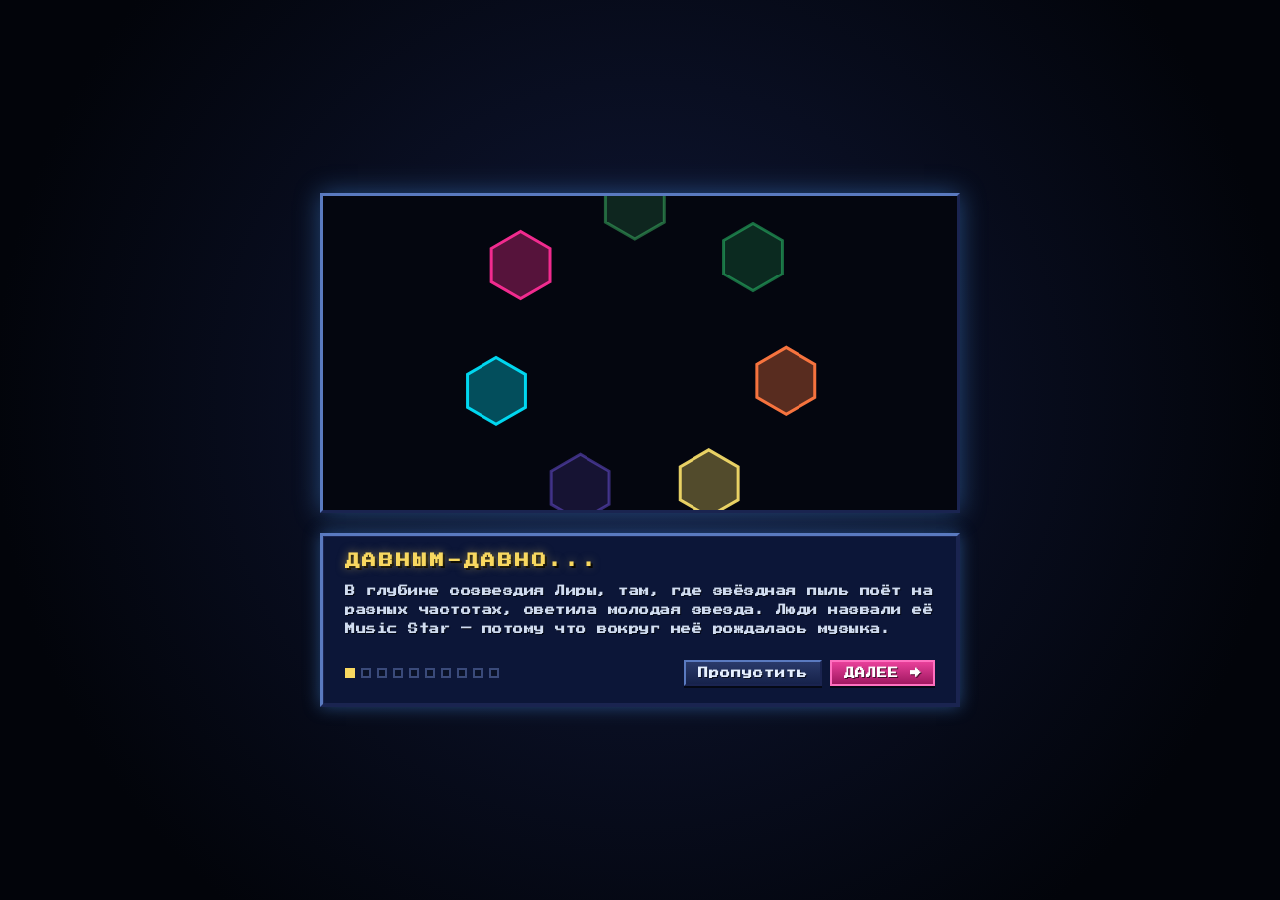
<file: hexxagon_music/index.html>
<!DOCTYPE html>
<html lang="ru">
<head>
<meta charset="utf-8">
<meta name="viewport" content="width=device-width,initial-scale=1">
<title>Hexxagon Music</title>
<link rel="stylesheet" href="css/style.css">
<link rel="stylesheet" href="css/style_16bit.css">
<link rel="stylesheet" href="css/screens_v6.css">
</head>
<body>

<div id="screen-flash"></div>

<div id="lore-screen" class="hidden">
  <canvas id="lore-canvas" width="640" height="320"></canvas>
  <div class="lore-panel">
    <h2 id="lore-title">...</h2>
    <p id="lore-text"></p>
    <div class="lore-bottom">
      <div id="lore-dots"></div>
      <div class="lore-buttons">
        <button id="lore-skip">Пропустить</button>
        <button id="lore-next" class="primary">ДАЛЕЕ →</button>
      </div>
    </div>
  </div>
</div>
<div id="game-screen" class="hidden">
<div id="app">
  <header id="hud">
    <div class="hud-box">
      <div class="hud-label">ХОД</div>
      <div id="turn" class="hud-val">—</div>
    </div>
    <div class="hud-box">
      <div class="hud-label">ФИШКИ</div>
      <div class="hud-val">
        <span id="score-p1" class="p1">0</span>
        <span class="sep">:</span>
        <span id="score-p2" class="p2">0</span>
      </div>
    </div>
    <div class="hud-box wide">
      <div class="hud-label">ОРКЕСТР</div>
      <div id="tracks" class="hud-val small"></div>
    </div>
    <div class="hud-box">
      <div class="hud-label">ХОД</div>
      <div id="move-count" class="hud-val small">0</div>
    </div>
    <div class="hud-box">
      <div class="hud-label">ВРЕМЯ</div>
      <div id="timer" class="hud-val small">00:00</div>
    </div>
    <div class="hud-box">
      <div class="hud-label">СТИЛЬ</div>
      <div id="style-name" class="hud-val small">retrowave</div>
    </div>
  </header>

  <div id="title-screen">
    <div class="title-logo">
      <div class="logo-line1">HEXXAGON</div>
      <div class="logo-line2">M U S I C</div>
      <div class="logo-sub">16-bit edition</div>
    </div>
    <div class="title-menu">
      <button id="title-start" class="primary">▶ НАЧАТЬ</button>
      <button id="title-continue">↻ ПРОДОЛЖИТЬ</button>
      <button id="title-tutorial">? ОБУЧЕНИЕ</button>
      <button id="title-demo">👁 ДЕМО</button>
    </div>
    <div class="title-credits">7D · 2026 · Web Audio</div>
  </div>

  <main id="stage">
    <canvas id="board" width="640" height="640"></canvas>
    <div id="overlay" class="hidden">
      <div id="overlay-text"></div>
      <div id="overlay-planet-result"></div>
      <button id="btn-restart">Заново</button>
      <button id="btn-planet-back" class="primary" style="display:none">🚀 В рубку</button>
    </div>
  </main>

  <footer id="controls">
    <div class="ctrl-group ctrl-play">
      <span class="ctrl-label">ИГРА</span>
      <select id="players-select" title="Игроков">
        <option value="2">2 игрока</option>
        <option value="3">3 игрока</option>
        <option value="4">4 игрока</option>
      </select>
      <select id="mode-select" title="Режим">
        <option value="vs-ai">против ИИ</option>
        <option value="hotseat">hot seat</option>
      </select>
      <select id="ai-level" title="ИИ">
        <option value="easy">ИИ: слабый</option>
        <option value="medium" selected>ИИ: средний</option>
        <option value="hard">ИИ: сильный</option>
      </select>
      <select id="preset-select" title="Пресет">
        <option value="cross-4">Крест (4)</option>
        <option value="classic-2">Классика (2)</option>
        <option value="corners-4">Углы (4)</option>
        <option value="spiral-3">Спираль (3)</option>
      </select>
      <select id="track-select" title="Трек (авторская)" style="display:none"></select>
      <select id="style-select" title="Стиль">
        <option value="retrowave">retrowave</option>
        <option value="rock">rock</option>
        <option value="metal">metal</option>
        <option value="blues">blues</option>
        <option value="dnb">dnb</option>
        <option value="ambient">ambient</option>
        <option value="chip">chip</option>
        <option value="jazz">jazz</option>
        <option value="lofi">lofi</option>
        <option value="classical">classical</option>
      </select>
    </div>

    <div class="ctrl-group ctrl-settings">
      <span class="ctrl-label">НАСТРОЙКИ</span>
      <select id="music-source" title="Источник музыки">
        <option value="author">🎼 Авторская</option>
        <option value="ai">🤖 ИИ-импровизация</option>
      </select>
      <button id="btn-reseed" title="Новый сид ИИ" style="display:none">🎲</button>
      <select id="pack-select" title="Звук">
        <option value="analog" selected>аналог</option>
        <option value="digital">цифра</option>
        <option value="acoustic">акустика</option>
        <option value="chip">8-бит</option>
      </select>
      <select id="lang-select" title="Язык">
        <option value="ru" selected>RU</option>
        <option value="en">EN</option>
      </select>
      <select id="theme-select" title="Тема">
        <option value="snes" selected>SNES</option>
        <option value="genesis">Genesis</option>
        <option value="amiga">Amiga</option>
        <option value="arcade">Arcade</option>
        <option value="neon">неон</option>
        <option value="phosphor">фосфор</option>
        <option value="classic">классика</option>
        <option value="mono">моно</option>
      </select>
      <input id="volume-slider" type="range" min="0" max="100" value="70" title="Громкость" style="width:80px;">
    </div>

    <div class="ctrl-group ctrl-actions">
      <span class="ctrl-label">ДЕЙСТВИЯ</span>
      <button id="btn-audio" class="primary">▶ Включить звук</button>
      <button id="btn-undo" disabled>↶ Отмена</button>
      <button id="btn-new">Новая партия</button>
      <button id="btn-menu">☰ В меню</button>
      <span class="ctrl-sep"></span>
      <button id="btn-daily" title="Партия дня">📅</button>
      <button id="btn-share" title="Скопировать ссылку">🔗</button>
      <button id="btn-demo" title="Демо (AI vs AI)">👁</button>
      <button id="btn-editor" title="Редактор паттерна">🎛</button>
      <button id="btn-legend" title="Легенда секторов">🗺</button>
      <button id="btn-export" title="Сохранить партию">💾</button>
      <button id="btn-import" title="Открыть партию">📁</button>
      <button id="btn-shot" title="Скриншот поля (PNG)">📷</button>
      <button id="btn-wav" title="Экспорт мелодии в WAV">🎵</button>
      <button id="btn-achv" title="Достижения">🏆</button>
      <button id="btn-lb" title="Лидеры">📊</button>
      <button id="btn-mute" title="Звук вкл/выкл (M)">🔊</button>
      <button id="btn-help" title="Обучение">?</button>
      <input id="replay-file" type="file" accept=".json" style="display:none">
    </div>

    <div id="player-styles" class="styles-row"></div>
    <div id="status" class="small"></div>
  </footer>
</div>
</div><!-- /game-screen -->

<script src="js/hex.js"></script>
<script src="js/board.js"></script>
<script src="js/patterns.js"></script>
<script src="js/sound_packs.js"></script>
<script src="js/styles.js"></script>
<script src="js/audio.js"></script>
<script src="js/ui_sound.js"></script>
<script src="js/visualizer.js"></script>
<script src="js/ai.js"></script>
<script src="js/sprites.js"></script>
<script src="js/settings.js"></script>
<script src="js/i18n.js"></script>
<script src="js/toast.js"></script>
<script src="js/pattern_editor.js"></script>
<script src="js/user_styles.js"></script>
<script src="js/autosave.js"></script>
<script src="js/themes.js"></script>
<script src="js/tutorial.js"></script>
<script src="js/daily.js"></script>
<script src="js/presets.js"></script>
<script src="js/leaderboard.js"></script>
<script src="js/achievements.js"></script>
<script src="js/export_wav.js"></script>
<script src="js/replay.js"></script>
<script src="js/compose.js"></script>
<script src="js/ai_composer.js"></script>
<script src="js/icons.js"></script>
<script src="js/lore.js"></script>
<script src="js/author_tracks.js"></script>
<script src="js/progress.js"></script>
<script src="js/galaxy.js"></script>
<script src="js/tech_view.js"></script>
<script src="js/menu.js"></script>
<script src="js/tracker.js"></script>
<script src="js/tracker_settings.js"></script>
<script src="js/settings_screen.js"></script>
<script src="js/legend.js"></script>
<script src="js/game.js"></script>
<div id="achv-modal" class="modal hidden">
  <div class="modal-content">
    <h3>Достижения</h3>
    <div id="achv-list"></div>
    <button id="btn-achv-close">Закрыть</button>
  </div>
</div>
<div id="tutorial" class="modal hidden">
  <div class="modal-content">
    <h3 id="tut-title">...</h3>
    <p id="tut-text" style="margin:12px 0 20px;color:#ccc;"></p>
    <div style="display:flex;gap:8px;justify-content:flex-end;">
      <button id="tut-skip">Пропустить</button>
      <button id="tut-next" class="primary">Далее →</button>
    </div>
  </div>
</div>
<div id="pe-modal" class="modal hidden">
  <div class="modal-content" style="max-width:560px;">
    <h3>Редактор паттерна</h3>
    <div style="display:flex;gap:8px;margin-bottom:12px;align-items:center;flex-wrap:wrap;">
      <label>Секция:</label>
      <select id="pe-section"></select>
      <label>Канал:</label>
      <select id="pe-channel">
        <option>kick</option><option>snare</option><option>hat</option>
        <option>bass</option><option>pad</option><option>lead</option><option>arp</option>
      </select>
      <label>BPM:</label>
      <input id="pe-bpm" type="number" min="60" max="200" value="100" style="width:70px;">
      <button id="pe-play">▶</button>
      <button id="pe-stop">■</button>
    </div>
    <div id="pe-grid" style="display:grid;grid-template-columns:repeat(16,1fr);gap:2px;margin-bottom:12px;"></div>
    <div style="display:flex;gap:8px;justify-content:space-between;align-items:center;">
      <div style="display:flex;gap:6px;">
        <button id="pe-export" title="Экспорт секции в JSON">⬇ JSON</button>
        <button id="pe-import" title="Импорт секции из JSON">⬆ JSON</button>
        <input id="pe-file" type="file" accept=".json" style="display:none">
      </div>
      <div style="display:flex;gap:6px;">
        <button id="pe-apply">Применить</button>
        <button id="pe-close">Закрыть</button>
      </div>
    </div>
  </div>
</div>
<div id="legend-modal" class="modal hidden">
  <div class="modal-content legend-content">
    <h3>ЛЕГЕНДА ИНТЕРФЕЙСА</h3>
    <div class="legend-body">
      <div id="legend-list"></div>
      <div id="legend-detail"></div>
    </div>
    <div style="display:flex;gap:8px;justify-content:flex-end;margin-top:12px;">
      <button id="legend-close">Закрыть</button>
    </div>
  </div>
</div>
<div id="lb-modal" class="modal hidden">
  <div class="modal-content">
    <h3>Лидеры</h3>
    <div id="lb-list"></div>
    <div style="display:flex;gap:8px;justify-content:flex-end;">
      <button id="lb-clear">Очистить</button>
      <button id="lb-close">Закрыть</button>
    </div>
  </div>
</div>

<div id="menu-screen" class="hidden">
  <div class="screen-logo">
    <div class="logo-line1">HEXXAGON</div>
    <div class="logo-line2">M U S I C</div>
    <div class="logo-sub">освобождение Music Star</div>
  </div>
  <div class="menu-list">
    <button id="menu-story" class="primary">🚀 1 vs PC — освобождение</button>
    <button id="menu-quick">⚡ 1 vs PC — быстрая игра</button>
    <button id="menu-2p">👥 2 игрока</button>
    <button id="menu-tracker">🎵 Трекер</button>
    <button id="menu-settings">⚙ Настройки</button>
    <button id="menu-exit">↩ Выход</button>
  </div>
  <div id="menu-progress" class="menu-progress"></div>
</div>

<div id="tech-screen" class="hidden">
  <div class="tech-layout">
    <div class="tech-left">
      <h2>РУБКА КОРАБЛЯ</h2>
      <div id="tech-list"></div>
      <div class="tech-controls">
        <label>Скафандр:
          <select id="tech-suit">
            <option value="analog">аналог</option>
            <option value="digital">цифра</option>
            <option value="acoustic">акустика</option>
            <option value="chip">8-бит</option>
          </select>
        </label>
        <button id="tech-fly" class="primary">🚀 ЛЕТЕТЬ</button>
        <button id="tech-back">← Меню</button>
      </div>
    </div>
    <div class="tech-right">
      <canvas id="tech-canvas"></canvas>
      <div id="tech-info"></div>
    </div>
  </div>
</div>

<div id="tracker-screen" class="hidden">
  <h2>ТРЕКЕР</h2>
  <p id="tracker-hint" class="small"></p>
  <div id="tracker-instruments">
    <span class="ti-label">Инструменты:</span>
    <label><input type="checkbox" data-ch="kick" checked> kick</label>
    <label><input type="checkbox" data-ch="snare" checked> snare</label>
    <label><input type="checkbox" data-ch="hat" checked> hat</label>
    <label><input type="checkbox" data-ch="bass" checked> bass</label>
    <label><input type="checkbox" data-ch="pad" checked> pad</label>
    <label><input type="checkbox" data-ch="lead" checked> lead</label>
    <label><input type="checkbox" data-ch="arp" checked> arp</label>
    <button id="tracker-ch-all">все</button>
    <button id="tracker-ch-none">сброс</button>
    <button id="tracker-ch-drums">ударные</button>
  </div>
  <div id="tracker-track-settings"></div>
  <div id="tracker-list"></div>
  <div id="tracker-seeds-box" class="hidden">
    <div class="tracker-hdr">Сохранённые сиды</div>
    <div id="tracker-seeds-list"></div>
  </div>
  <div class="tracker-controls">
    <button id="tracker-stop">■ Стоп</button>
    <button id="tracker-seed" style="display:none">🎲 Новый сид</button>
    <button id="tracker-seed-save" style="display:none">💾 Сохранить сид</button>
    <button id="tracker-back">← Меню</button>
  </div>
</div>

<div id="settings-screen" class="hidden">
  <h2>НАСТРОЙКИ</h2>
  <div class="settings-body">
    <label>Язык: <select id="set-lang"><option value="ru">RU</option><option value="en">EN</option></select></label>
    <label>Тема: <select id="set-theme"></select></label>
    <label>Звуковой пак: <select id="set-pack">
      <option value="analog">аналог</option><option value="digital">цифра</option>
      <option value="acoustic">акустика</option><option value="chip">8-бит</option>
    </select></label>
    <label>Стиль: <select id="set-style"></select></label>
    <label>Игроков: <select id="set-players">
      <option value="2">2</option><option value="3">3</option><option value="4">4</option>
    </select></label>
    <label>Режим: <select id="set-mode">
      <option value="vs-ai">против ИИ</option><option value="hotseat">hot seat</option>
    </select></label>
    <label>ИИ: <select id="set-ai">
      <option value="easy">слабый</option><option value="medium">средний</option>
      <option value="hard">сильный</option>
    </select></label>
    <label>Пресет: <select id="set-preset"></select></label>
    <label>Громкость: <input id="set-volume" type="range" min="0" max="100" value="70"></label>
  </div>
  <div class="settings-controls">
    <button id="set-progress-reset">Сбросить прогрессию</button>
    <button id="settings-back" class="primary">← Меню</button>
  </div>
</div>

</body>
</html>
</file>
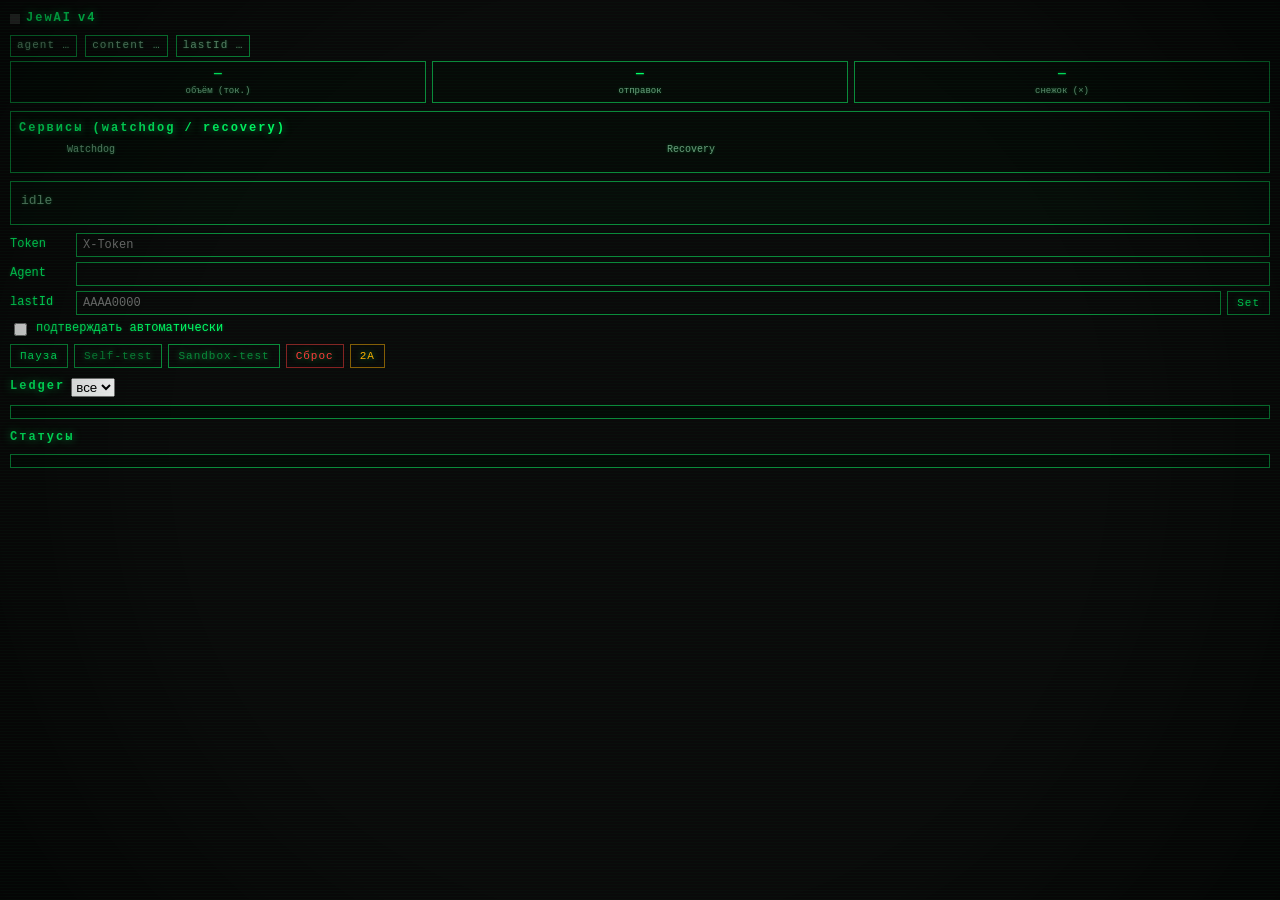
<file: extension/sidepanel.html>
<!doctype html>
<html><head><meta charset="utf-8"><style>
  * { box-sizing: border-box; }
  body { font: 12px/1.45 "Consolas","Courier New",monospace; margin:0; padding:10px;
         background:#0a0a0a; color:#00ff66;
         text-shadow:0 0 3px rgba(0,255,102,0.35); }
  body::before {
    content:""; position:fixed; inset:0; pointer-events:none; z-index:9999;
    background: repeating-linear-gradient(0deg,
      rgba(0,255,102,0.025) 0px, rgba(0,255,102,0.025) 1px,
      transparent 1px, transparent 3px);
  }
  body::after {
    content:""; position:fixed; inset:0; pointer-events:none; z-index:9998;
    background: radial-gradient(circle at center, transparent 60%, rgba(0,0,0,0.5) 100%);
  }
  h3 { margin:0 0 8px; font-size:12px; letter-spacing:2px;
       display:flex; align-items:center; gap:6px;
       text-shadow:0 0 8px rgba(0,255,102,0.6); }
  #dot { width:10px; height:10px; background:#333; }
  #dot.on { background:#00ff66; box-shadow:0 0 6px #00ff66; }
  #dot.paused { background:#ffb000; box-shadow:0 0 6px #ffb000; }
  #dot.err { background:#ff3b3b; box-shadow:0 0 6px #ff3b3b; }
  .row { display:flex; gap:6px; align-items:center; margin:5px 0; }
  input[type=text] { flex:1; background:transparent; border:1px solid #0a8a3a;
    color:#00ff66; padding:4px 6px; font-family:inherit; font-size:12px;
    caret-color:#00ff66; }
  input[type=text]:focus { outline:none; border-color:#00ff66;
    box-shadow:0 0 8px rgba(0,255,102,0.3); }
  button { background:transparent; color:#00ff66; border:1px solid #0a8a3a;
    padding:5px 9px; cursor:pointer; font-family:inherit; font-size:11px;
    letter-spacing:1px; text-shadow:0 0 6px rgba(0,255,102,0.5); }
  button:hover { border-color:#00ff66; background:rgba(0,255,102,0.1); }
  button.danger { color:#ff3b3b; border-color:rgba(255,59,59,0.5); }
  button.danger:hover { background:rgba(255,59,59,0.1); border-color:#ff3b3b; }
  button.warn { color:#ffb000; border-color:rgba(255,176,0,0.5); }
  button.warn:hover { background:rgba(255,176,0,0.1); border-color:#ffb000; }
  button.ghost { color:#0a8a3a; border-color:#0a8a3a; }
  button.ghost:hover { color:#00ff66; border-color:#00ff66; }
  #stage { background:rgba(0,20,8,0.3); border:1px solid #0a8a3a;
    padding:10px; margin:8px 0; min-height:44px; font-size:12px; }
  #stage .big { font-size:13px; }
  .lvl-info { color:#6a9a7a; }
  .lvl-ok { color:#00ff66; text-shadow:0 0 6px rgba(0,255,102,0.6); }
  .lvl-warn { color:#ffb000; text-shadow:0 0 6px rgba(255,176,0,0.6); }
  .lvl-err { color:#ff3b3b; text-shadow:0 0 6px rgba(255,59,59,0.6); }
  #log, #statuslog { max-height:170px; overflow:auto;
    background:rgba(0,10,4,0.6); border:1px solid #0a8a3a;
    padding:6px; font-family:inherit; font-size:11px; white-space:pre-wrap; }
  .entry { padding:2px 0; border-bottom:1px dashed #0a3a1a; }
  .ok { color:#00ff66; } .fail { color:#ff3b3b; } .skip { color:#555; }
  .small { color:#6a9a7a; font-size:11px; }
  pre.out { background:rgba(0,10,4,0.6); padding:6px; border:1px solid #0a8a3a;
    font-size:11px; max-height:220px; overflow:auto; white-space:pre-wrap;
    color:#00ff66; }
  #health { display:flex; gap:8px; margin:6px 0 2px;
    font-family:inherit; font-size:11px; flex-wrap:wrap; }
  .chip { padding:2px 6px; border:1px solid #0a8a3a; background:transparent;
    color:#6a9a7a; letter-spacing:1px; }
  .chip.ok { color:#00ff66; border-color:#00ff66;
    box-shadow:0 0 6px rgba(0,255,102,0.4); }
  .chip.bad { color:#ff3b3b; border-color:#ff3b3b; }
  .chip.warn { color:#ffb000; border-color:#ffb000; }
  .svcgrid { display:grid; grid-template-columns: 42px 1fr 1fr; gap:4px 6px;
    align-items:center; margin:6px 0; font-size:11px; }
  .svcgrid .h { color:#6a9a7a; font-size:10px; }
  .svcbtn { display:flex; align-items:center; gap:6px; background:transparent;
    border:1px solid #0a8a3a; color:#6a9a7a; padding:4px 6px; cursor:pointer;
    font-size:11px; font-family:inherit; }
  .svcbtn.on { background:rgba(0,255,102,0.1); border-color:#00ff66;
    color:#00ff66; }
  .pix { width:10px; height:10px; background:#ff3b3b; box-shadow:0 0 4px #ff3b3b; }
  .pix.pend { background:#ffb000; box-shadow:0 0 4px #ffb000; }
  .pix.ok { background:#00ff66; box-shadow:0 0 6px #00ff66; }
  .svcparams { display:flex; gap:4px; margin:2px 0 6px; font-size:10px;
    color:#6a9a7a; }
  .svcparams input { width:52px; background:transparent; border:1px solid #0a8a3a;
    color:#00ff66; padding:2px 4px; font-size:10px; font-family:inherit; }
  .svcparams input:disabled { opacity:0.5; cursor:not-allowed; }
  #svcbox { background:rgba(0,10,4,0.4); border:1px solid #0a8a3a;
    padding:8px; margin:8px 0; }
  #tok-lamp { width:14px; height:14px; background:#333; border:1px solid #222;
    flex:0 0 14px; }
  #tok-lamp.ok { background:#00ff66; box-shadow:0 0 6px #00ff66; }
  #tok-lamp.yellow { background:#ffb000; box-shadow:0 0 6px #ffb000; }
  #tok-lamp.red80 { background:#ff3b3b; box-shadow:0 0 6px #ff3b3b;
    animation: tokblink 2s steps(1) infinite; }
  #tok-lamp.red90 { background:#ff3b3b; box-shadow:0 0 8px #ff3b3b;
    animation: tokblink 1s steps(1) infinite; }
  #tok-lamp.red95 { background:#ff3b3b; box-shadow:0 0 12px #ff3b3b;
    animation: tokblink 0.5s steps(1) infinite; }
  @keyframes tokblink { 0%,50% { opacity:1; } 50.01%,100% { opacity:0.15; } }
  #tok-reset { font-size:10px; padding:2px 6px; }
  #counters { display:flex; gap:6px; margin:4px 0; }
  .cnt { flex:1; background:rgba(0,10,4,0.4); border:1px solid #0a8a3a;
    padding:3px 6px; font-size:10px; text-align:center; }
  .cnt .num { color:#00ff66; font-size:13px; font-weight:600; display:block; }
  .cnt .lbl { color:#6a9a7a; font-size:9px; }
</style></head>
<body>
  <h3><span id="dot"></span> JewAI <span style="color:#00ff66">v4</span> <span id="state" class="small"></span></h3>
  <div id="health">
    <span class="chip" id="h-agent">agent …</span>
    <span class="chip" id="h-content">content …</span>
    <span class="chip" id="h-last">lastId …</span>
  </div>

  <div id="counters">
    <div class="cnt" title="объём переписки (по innerText)">
      <span class="num" id="cnt-chars">—</span>
      <span class="lbl">объём (ток.)</span>
    </div>
    <div class="cnt" title="сколько раз отправляли форму ввода">
      <span class="num" id="cnt-sends">—</span>
      <span class="lbl">отправок</span>
    </div>
    <div class="cnt" title="объём × отправки = snowball (накопленный)">
      <span class="num" id="cnt-snow">—</span>
      <span class="lbl">снежок (×)</span>
    </div>
  </div>
  <div id="svcbox">
    <h3 style="margin:0 0 6px">Сервисы (watchdog / recovery)</h3>
    <div class="svcgrid">
      <div class="h"></div><div class="h">Watchdog</div><div class="h">Recovery</div>
    </div>
    <div id="svc-rows"></div>
  </div>

  <div id="stage"><span class="big lvl-info">idle</span></div>

  <div class="row"><label style="width:60px">Token</label><input id="token" type="text" placeholder="X-Token"></div>
  <div class="row"><label style="width:60px">Agent</label><input id="url" type="text"></div>
  <div class="row"><label style="width:60px">lastId</label><input id="lastId" type="text" placeholder="AAAA0000">
    <button id="setLast">Set</button></div>
  <div class="row"><input type="checkbox" id="ac"><label for="ac">подтверждать автоматически</label></div>
  <div class="row">
    <button id="pause">Пауза</button>
    <button id="selftest" class="ghost">Self-test</button>
    <button id="sandbox" class="ghost">Sandbox-test</button>
    <button id="reset" class="danger">Сброс</button>
    <button id="handover" class="warn">2A</button>
  </div>

    <div id="metrics" class="small" style="margin:4px 0"></div>
  <div id="pending"></div>
  <div id="selftest-box"></div>

  <h3 style="margin-top:10px">Ledger <select id="ledgerFilter"><option value="">все</option><option value="AAAA">A</option><option value="BBAA">B</option><option value="CCAA">C</option></select></h3>
  <div id="log"></div>
  <h3 style="margin-top:10px">Статусы</h3>
  <div id="statuslog"></div>

  <script src="sidepanel.js"></script>
</body></html>
</file>
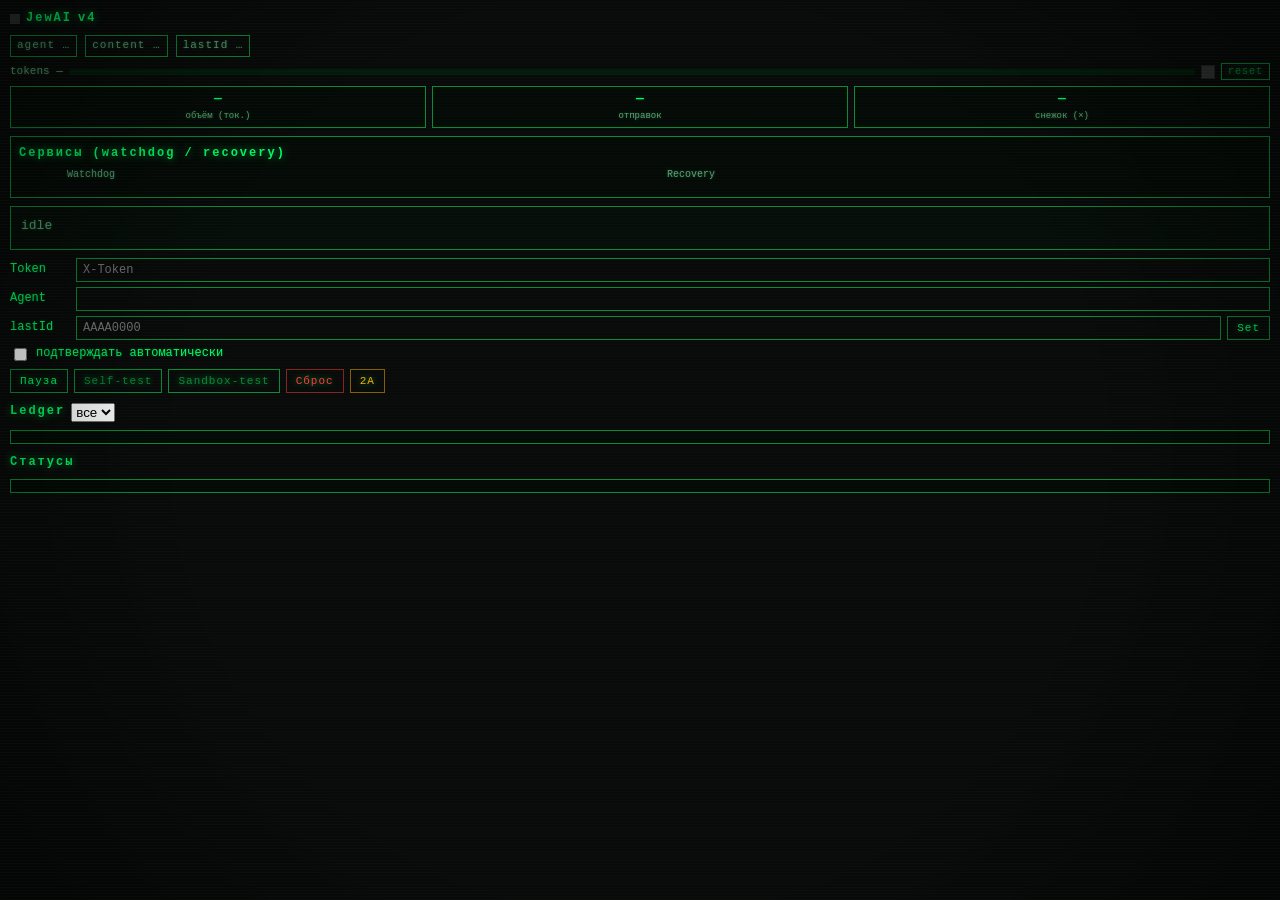
<file: extension_alice/sidepanel.html>
<!doctype html>
<html><head><meta charset="utf-8"><style>
  * { box-sizing: border-box; }
  body { font: 12px/1.45 "Consolas","Courier New",monospace; margin:0; padding:10px;
         background:#0a0a0a; color:#00ff66;
         text-shadow:0 0 3px rgba(0,255,102,0.35); }
  body::before {
    content:""; position:fixed; inset:0; pointer-events:none; z-index:9999;
    background: repeating-linear-gradient(0deg,
      rgba(0,255,102,0.025) 0px, rgba(0,255,102,0.025) 1px,
      transparent 1px, transparent 3px);
  }
  body::after {
    content:""; position:fixed; inset:0; pointer-events:none; z-index:9998;
    background: radial-gradient(circle at center, transparent 60%, rgba(0,0,0,0.5) 100%);
  }
  h3 { margin:0 0 8px; font-size:12px; letter-spacing:2px;
       display:flex; align-items:center; gap:6px;
       text-shadow:0 0 8px rgba(0,255,102,0.6); }
  #dot { width:10px; height:10px; background:#333; }
  #dot.on { background:#00ff66; box-shadow:0 0 6px #00ff66; }
  #dot.paused { background:#ffb000; box-shadow:0 0 6px #ffb000; }
  #dot.err { background:#ff3b3b; box-shadow:0 0 6px #ff3b3b; }
  .row { display:flex; gap:6px; align-items:center; margin:5px 0; }
  input[type=text] { flex:1; background:transparent; border:1px solid #0a8a3a;
    color:#00ff66; padding:4px 6px; font-family:inherit; font-size:12px;
    caret-color:#00ff66; }
  input[type=text]:focus { outline:none; border-color:#00ff66;
    box-shadow:0 0 8px rgba(0,255,102,0.3); }
  button { background:transparent; color:#00ff66; border:1px solid #0a8a3a;
    padding:5px 9px; cursor:pointer; font-family:inherit; font-size:11px;
    letter-spacing:1px; text-shadow:0 0 6px rgba(0,255,102,0.5); }
  button:hover { border-color:#00ff66; background:rgba(0,255,102,0.1); }
  button.danger { color:#ff3b3b; border-color:rgba(255,59,59,0.5); }
  button.danger:hover { background:rgba(255,59,59,0.1); border-color:#ff3b3b; }
  button.warn { color:#ffb000; border-color:rgba(255,176,0,0.5); }
  button.warn:hover { background:rgba(255,176,0,0.1); border-color:#ffb000; }
  button.ghost { color:#0a8a3a; border-color:#0a8a3a; }
  button.ghost:hover { color:#00ff66; border-color:#00ff66; }
  #stage { background:rgba(0,20,8,0.3); border:1px solid #0a8a3a;
    padding:10px; margin:8px 0; min-height:44px; font-size:12px; }
  #stage .big { font-size:13px; }
  .lvl-info { color:#6a9a7a; }
  .lvl-ok { color:#00ff66; text-shadow:0 0 6px rgba(0,255,102,0.6); }
  .lvl-warn { color:#ffb000; text-shadow:0 0 6px rgba(255,176,0,0.6); }
  .lvl-err { color:#ff3b3b; text-shadow:0 0 6px rgba(255,59,59,0.6); }
  #log, #statuslog { max-height:170px; overflow:auto;
    background:rgba(0,10,4,0.6); border:1px solid #0a8a3a;
    padding:6px; font-family:inherit; font-size:11px; white-space:pre-wrap; }
  .entry { padding:2px 0; border-bottom:1px dashed #0a3a1a; }
  .ok { color:#00ff66; } .fail { color:#ff3b3b; } .skip { color:#555; }
  .small { color:#6a9a7a; font-size:11px; }
  pre.out { background:rgba(0,10,4,0.6); padding:6px; border:1px solid #0a8a3a;
    font-size:11px; max-height:220px; overflow:auto; white-space:pre-wrap;
    color:#00ff66; }
  #health { display:flex; gap:8px; margin:6px 0 2px;
    font-family:inherit; font-size:11px; flex-wrap:wrap; }
  .chip { padding:2px 6px; border:1px solid #0a8a3a; background:transparent;
    color:#6a9a7a; letter-spacing:1px; }
  .chip.ok { color:#00ff66; border-color:#00ff66;
    box-shadow:0 0 6px rgba(0,255,102,0.4); }
  .chip.bad { color:#ff3b3b; border-color:#ff3b3b; }
  .chip.warn { color:#ffb000; border-color:#ffb000; }
  .svcgrid { display:grid; grid-template-columns: 42px 1fr 1fr; gap:4px 6px;
    align-items:center; margin:6px 0; font-size:11px; }
  .svcgrid .h { color:#6a9a7a; font-size:10px; }
  .svcbtn { display:flex; align-items:center; gap:6px; background:transparent;
    border:1px solid #0a8a3a; color:#6a9a7a; padding:4px 6px; cursor:pointer;
    font-size:11px; font-family:inherit; }
  .svcbtn.on { background:rgba(0,255,102,0.1); border-color:#00ff66;
    color:#00ff66; }
  .pix { width:10px; height:10px; background:#ff3b3b; box-shadow:0 0 4px #ff3b3b; }
  .pix.pend { background:#ffb000; box-shadow:0 0 4px #ffb000; }
  .pix.ok { background:#00ff66; box-shadow:0 0 6px #00ff66; }
  .svcparams { display:flex; gap:4px; margin:2px 0 6px; font-size:10px;
    color:#6a9a7a; }
  .svcparams input { width:52px; background:transparent; border:1px solid #0a8a3a;
    color:#00ff66; padding:2px 4px; font-size:10px; font-family:inherit; }
  .svcparams input:disabled { opacity:0.5; cursor:not-allowed; }
  #svcbox { background:rgba(0,10,4,0.4); border:1px solid #0a8a3a;
    padding:8px; margin:8px 0; }
  #tok-lamp { width:14px; height:14px; background:#333; border:1px solid #222;
    flex:0 0 14px; }
  #tok-lamp.ok { background:#00ff66; box-shadow:0 0 6px #00ff66; }
  #tok-lamp.yellow { background:#ffb000; box-shadow:0 0 6px #ffb000; }
  #tok-lamp.red80 { background:#ff3b3b; box-shadow:0 0 6px #ff3b3b;
    animation: tokblink 2s steps(1) infinite; }
  #tok-lamp.red90 { background:#ff3b3b; box-shadow:0 0 8px #ff3b3b;
    animation: tokblink 1s steps(1) infinite; }
  #tok-lamp.red95 { background:#ff3b3b; box-shadow:0 0 12px #ff3b3b;
    animation: tokblink 0.5s steps(1) infinite; }
  @keyframes tokblink { 0%,50% { opacity:1; } 50.01%,100% { opacity:0.15; } }
  #tok-reset { font-size:10px; padding:2px 6px; }
  #counters { display:flex; gap:6px; margin:4px 0; }
  .cnt { flex:1; background:rgba(0,10,4,0.4); border:1px solid #0a8a3a;
    padding:3px 6px; font-size:10px; text-align:center; }
  .cnt .num { color:#00ff66; font-size:13px; font-weight:600; display:block; }
  .cnt .lbl { color:#6a9a7a; font-size:9px; }
</style></head>
<body>
  <h3><span id="dot"></span> JewAI <span style="color:#00ff66">v4</span> <span id="state" class="small"></span></h3>
  <div id="health">
    <span class="chip" id="h-agent">agent …</span>
    <span class="chip" id="h-content">content …</span>
    <span class="chip" id="h-last">lastId …</span>
  </div>

  <div id="tok" style="display:flex;gap:6px;align-items:center;margin:6px 0">
    <span id="tok-text" class="small" style="white-space:nowrap">tokens —</span>
    <div style="flex:1;height:6px;background:rgba(0,40,15,0.6);overflow:hidden">
      <div id="tok-bar" style="height:100%;width:0%;background:#00ff66"></div>
    </div>
    <span id="tok-lamp" title="уровень заполнения"></span>
    <button id="tok-reset" class="ghost" title="сбросить счётчики (после перерождения)">reset</button>
  </div>
  <div id="counters">
    <div class="cnt" title="объём переписки (по innerText)">
      <span class="num" id="cnt-chars">—</span>
      <span class="lbl">объём (ток.)</span>
    </div>
    <div class="cnt" title="сколько раз отправляли форму ввода">
      <span class="num" id="cnt-sends">—</span>
      <span class="lbl">отправок</span>
    </div>
    <div class="cnt" title="объём × отправки = snowball (накопленный)">
      <span class="num" id="cnt-snow">—</span>
      <span class="lbl">снежок (×)</span>
    </div>
  </div>
  <div id="svcbox">
    <h3 style="margin:0 0 6px">Сервисы (watchdog / recovery)</h3>
    <div class="svcgrid">
      <div class="h"></div><div class="h">Watchdog</div><div class="h">Recovery</div>
    </div>
    <div id="svc-rows"></div>
  </div>

  <div id="stage"><span class="big lvl-info">idle</span></div>

  <div class="row"><label style="width:60px">Token</label><input id="token" type="text" placeholder="X-Token"></div>
  <div class="row"><label style="width:60px">Agent</label><input id="url" type="text"></div>
  <div class="row"><label style="width:60px">lastId</label><input id="lastId" type="text" placeholder="AAAA0000">
    <button id="setLast">Set</button></div>
  <div class="row"><input type="checkbox" id="ac"><label for="ac">подтверждать автоматически</label></div>
  <div class="row">
    <button id="pause">Пауза</button>
    <button id="selftest" class="ghost">Self-test</button>
    <button id="sandbox" class="ghost">Sandbox-test</button>
    <button id="reset" class="danger">Сброс</button>
    <button id="handover" class="warn">2A</button>
  </div>

    <div id="metrics" class="small" style="margin:4px 0"></div>
  <div id="pending"></div>
  <div id="selftest-box"></div>

  <h3 style="margin-top:10px">Ledger <select id="ledgerFilter"><option value="">все</option><option value="AAAA">A</option><option value="BBAA">B</option><option value="CCAA">C</option></select></h3>
  <div id="log"></div>
  <h3 style="margin-top:10px">Статусы</h3>
  <div id="statuslog"></div>

  <script src="sidepanel.js"></script>
</body></html>
</file>
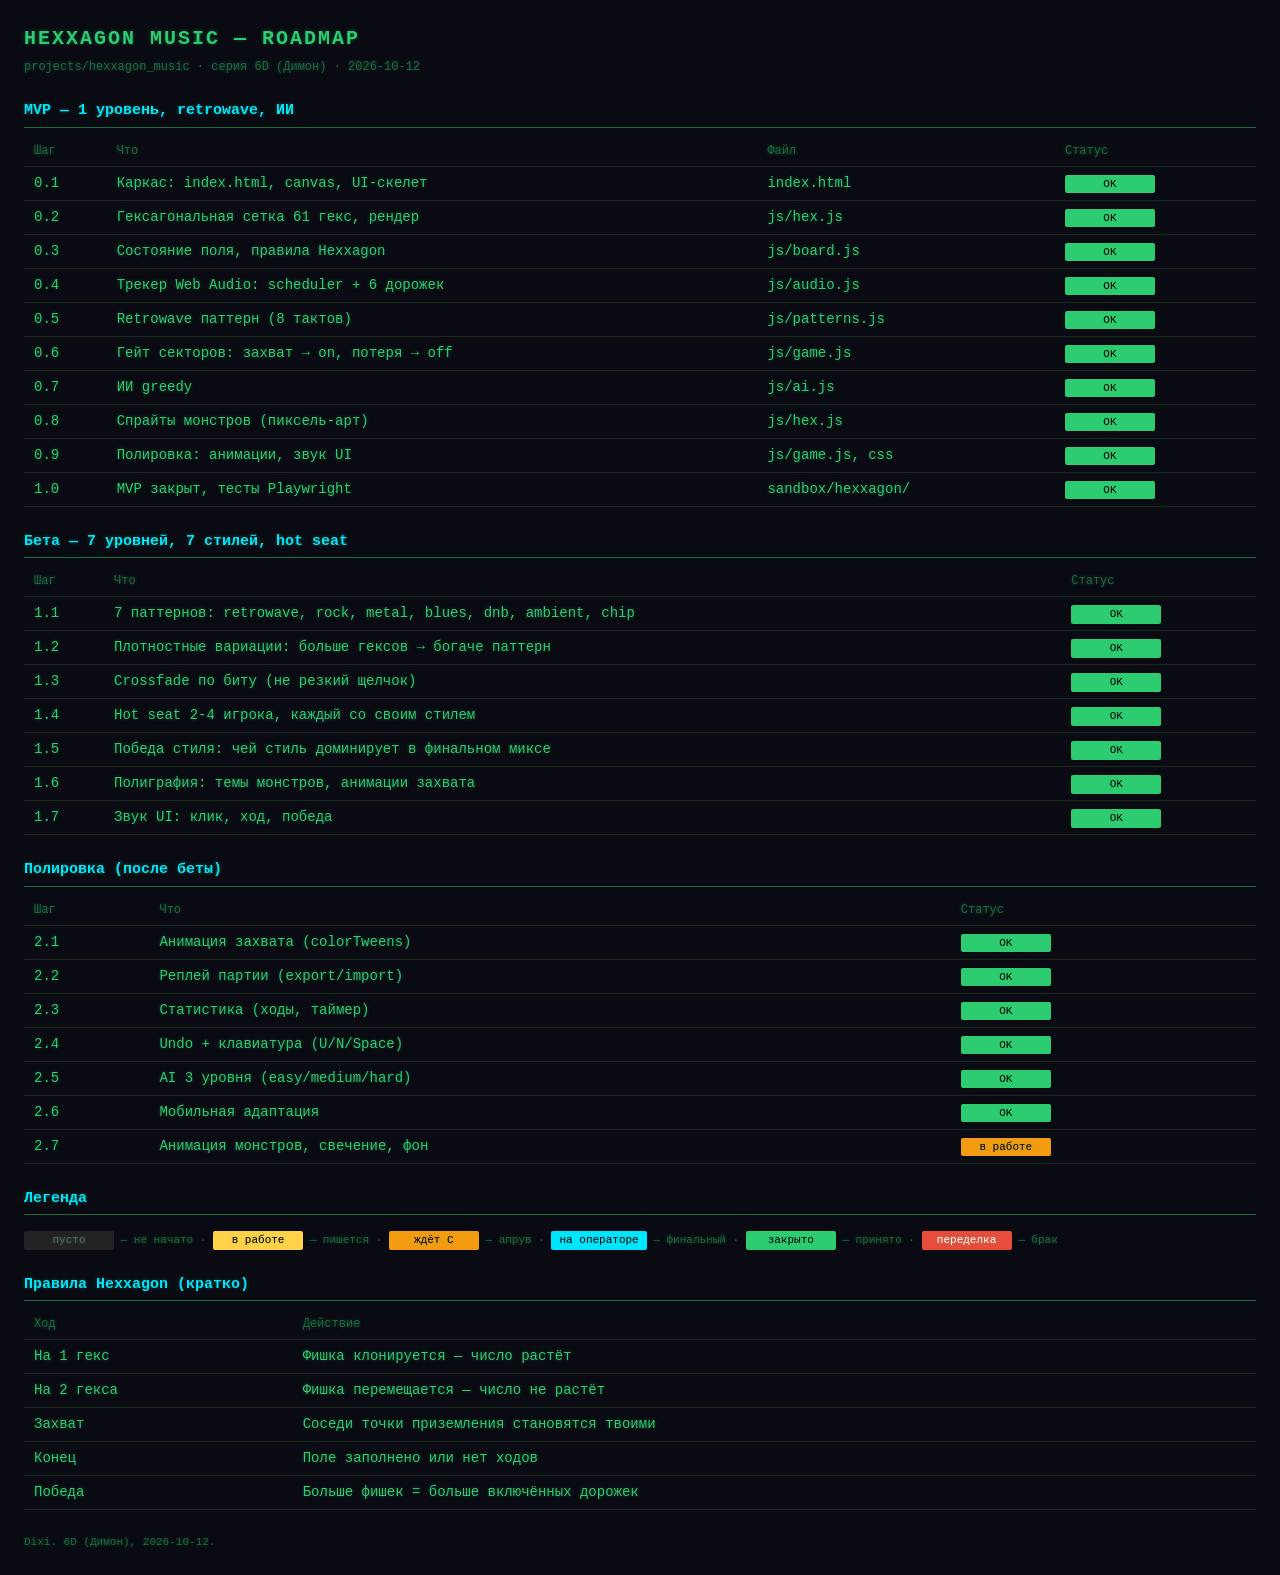
<file: hexxagon_music/ROADMAP.html>
<!DOCTYPE html>
<html lang="ru"><head><meta charset="utf-8">
<title>Hexxagon Music — ROADMAP</title>
<style>
:root{--bg:#0a0a12;--fg:#2ecc71;--dim:#1e6b3f;
--warn:#f39c12;--wait:#ffd24a;--ok:#00e5ff;
--fail:#e74c3c;--empty:#222;--grid:#1a2a1a;}
*{box-sizing:border-box;}
body{margin:0;padding:24px;background:var(--bg);color:var(--fg);
font-family:"Consolas","Courier New",monospace;font-size:14px;
line-height:1.5;text-shadow:0 0 4px rgba(46,204,113,.35);}
h1{font-size:20px;margin:0 0 4px;letter-spacing:2px;}
h2{font-size:15px;color:var(--ok);margin:24px 0 8px;
border-bottom:1px solid var(--dim);padding-bottom:4px;}
.sub{color:var(--dim);font-size:12px;margin-bottom:16px;}
table{width:100%;border-collapse:collapse;}
th,td{text-align:left;padding:6px 10px;
border-bottom:1px solid var(--grid);vertical-align:top;}
th{color:var(--dim);font-weight:normal;font-size:12px;}
.status{display:inline-block;min-width:90px;padding:1px 8px;
border-radius:2px;font-size:11px;text-align:center;color:#000;}
.s-empty{background:var(--empty);color:#666;}
.s-wait{background:var(--wait);}
.s-warn{background:var(--warn);}
.s-ok{background:var(--ok);}
.s-done{background:var(--fg);}
.s-fail{background:var(--fail);color:#fff;}
code{color:var(--ok);font-size:12px;}
.legend{color:var(--dim);font-size:11px;margin-top:16px;}
</style></head><body>
<h1>HEXXAGON MUSIC — ROADMAP</h1>
<div class="sub">projects/hexxagon_music · серия 6D (Димон) · 2026-10-12</div><h2>MVP — 1 уровень, retrowave, ИИ</h2>
<table>
<tr><th>Шаг</th><th>Что</th><th>Файл</th><th>Статус</th></tr>
<tr><td>0.1</td><td>Каркас: index.html, canvas, UI-скелет</td><td>index.html</td><td><span class="status s-done">OK</span></td></tr>
<tr><td>0.2</td><td>Гексагональная сетка 61 гекс, рендер</td><td>js/hex.js</td><td><span class="status s-done">OK</span></td></tr>
<tr><td>0.3</td><td>Состояние поля, правила Hexxagon</td><td>js/board.js</td><td><span class="status s-done">OK</span></td></tr>
<tr><td>0.4</td><td>Трекер Web Audio: scheduler + 6 дорожек</td><td>js/audio.js</td><td><span class="status s-done">OK</span></td></tr>
<tr><td>0.5</td><td>Retrowave паттерн (8 тактов)</td><td>js/patterns.js</td><td><span class="status s-done">OK</span></td></tr>
<tr><td>0.6</td><td>Гейт секторов: захват → on, потеря → off</td><td>js/game.js</td><td><span class="status s-done">OK</span></td></tr>
<tr><td>0.7</td><td>ИИ greedy</td><td>js/ai.js</td><td><span class="status s-done">OK</span></td></tr>
<tr><td>0.8</td><td>Спрайты монстров (пиксель-арт)</td><td>js/hex.js</td><td><span class="status s-done">OK</span></td></tr>
<tr><td>0.9</td><td>Полировка: анимации, звук UI</td><td>js/game.js, css</td><td><span class="status s-done">OK</span></td></tr>
<tr><td>1.0</td><td>MVP закрыт, тесты Playwright</td><td>sandbox/hexxagon/</td><td><span class="status s-done">OK</span></td></tr>
</table><h2>Бета — 7 уровней, 7 стилей, hot seat</h2>
<table>
<tr><th>Шаг</th><th>Что</th><th>Статус</th></tr>
<tr><td>1.1</td><td>7 паттернов: retrowave, rock, metal, blues, dnb, ambient, chip</td><td><span class="status s-done">OK</span></td></tr>
<tr><td>1.2</td><td>Плотностные вариации: больше гексов → богаче паттерн</td><td><span class="status s-done">OK</span></td></tr>
<tr><td>1.3</td><td>Crossfade по биту (не резкий щелчок)</td><td><span class="status s-done">OK</span></td></tr>
<tr><td>1.4</td><td>Hot seat 2-4 игрока, каждый со своим стилем</td><td><span class="status s-done">OK</span></td></tr>
<tr><td>1.5</td><td>Победа стиля: чей стиль доминирует в финальном миксе</td><td><span class="status s-done">OK</span></td></tr>
<tr><td>1.6</td><td>Полиграфия: темы монстров, анимации захвата</td><td><span class="status s-done">OK</span></td></tr>
<tr><td>1.7</td><td>Звук UI: клик, ход, победа</td><td><span class="status s-done">OK</span></td></tr>
</table>
<h2>Полировка (после беты)</h2>
<table>
<tr><th>Шаг</th><th>Что</th><th>Статус</th></tr>
<tr><td>2.1</td><td>Анимация захвата (colorTweens)</td><td><span class="status s-done">OK</span></td></tr>
<tr><td>2.2</td><td>Реплей партии (export/import)</td><td><span class="status s-done">OK</span></td></tr>
<tr><td>2.3</td><td>Статистика (ходы, таймер)</td><td><span class="status s-done">OK</span></td></tr>
<tr><td>2.4</td><td>Undo + клавиатура (U/N/Space)</td><td><span class="status s-done">OK</span></td></tr>
<tr><td>2.5</td><td>AI 3 уровня (easy/medium/hard)</td><td><span class="status s-done">OK</span></td></tr>
<tr><td>2.6</td><td>Мобильная адаптация</td><td><span class="status s-done">OK</span></td></tr>
<tr><td>2.7</td><td>Анимация монстров, свечение, фон</td><td><span class="status s-warn">в работе</span></td></tr>
</table>
<h2>Легенда</h2>
<div class="legend">
<span class="status s-empty">пусто</span> — не начато ·
<span class="status s-wait">в работе</span> — пишется ·
<span class="status s-warn">ждёт C</span> — апрув ·
<span class="status s-ok">на операторе</span> — финальный ·
<span class="status s-done">закрыто</span> — принято ·
<span class="status s-fail">переделка</span> — брак
</div><h2>Правила Hexxagon (кратко)</h2>
<table>
<tr><th>Ход</th><th>Действие</th></tr>
<tr><td>На 1 гекс</td><td>Фишка клонируется — число растёт</td></tr>
<tr><td>На 2 гекса</td><td>Фишка перемещается — число не растёт</td></tr>
<tr><td>Захват</td><td>Соседи точки приземления становятся твоими</td></tr>
<tr><td>Конец</td><td>Поле заполнено или нет ходов</td></tr>
<tr><td>Победа</td><td>Больше фишек = больше включённых дорожек</td></tr>
</table>
<div class="legend" style="margin-top:24px;">
Dixi. 6D (Димон), 2026-10-12.
</div>
</body></html>
</file>
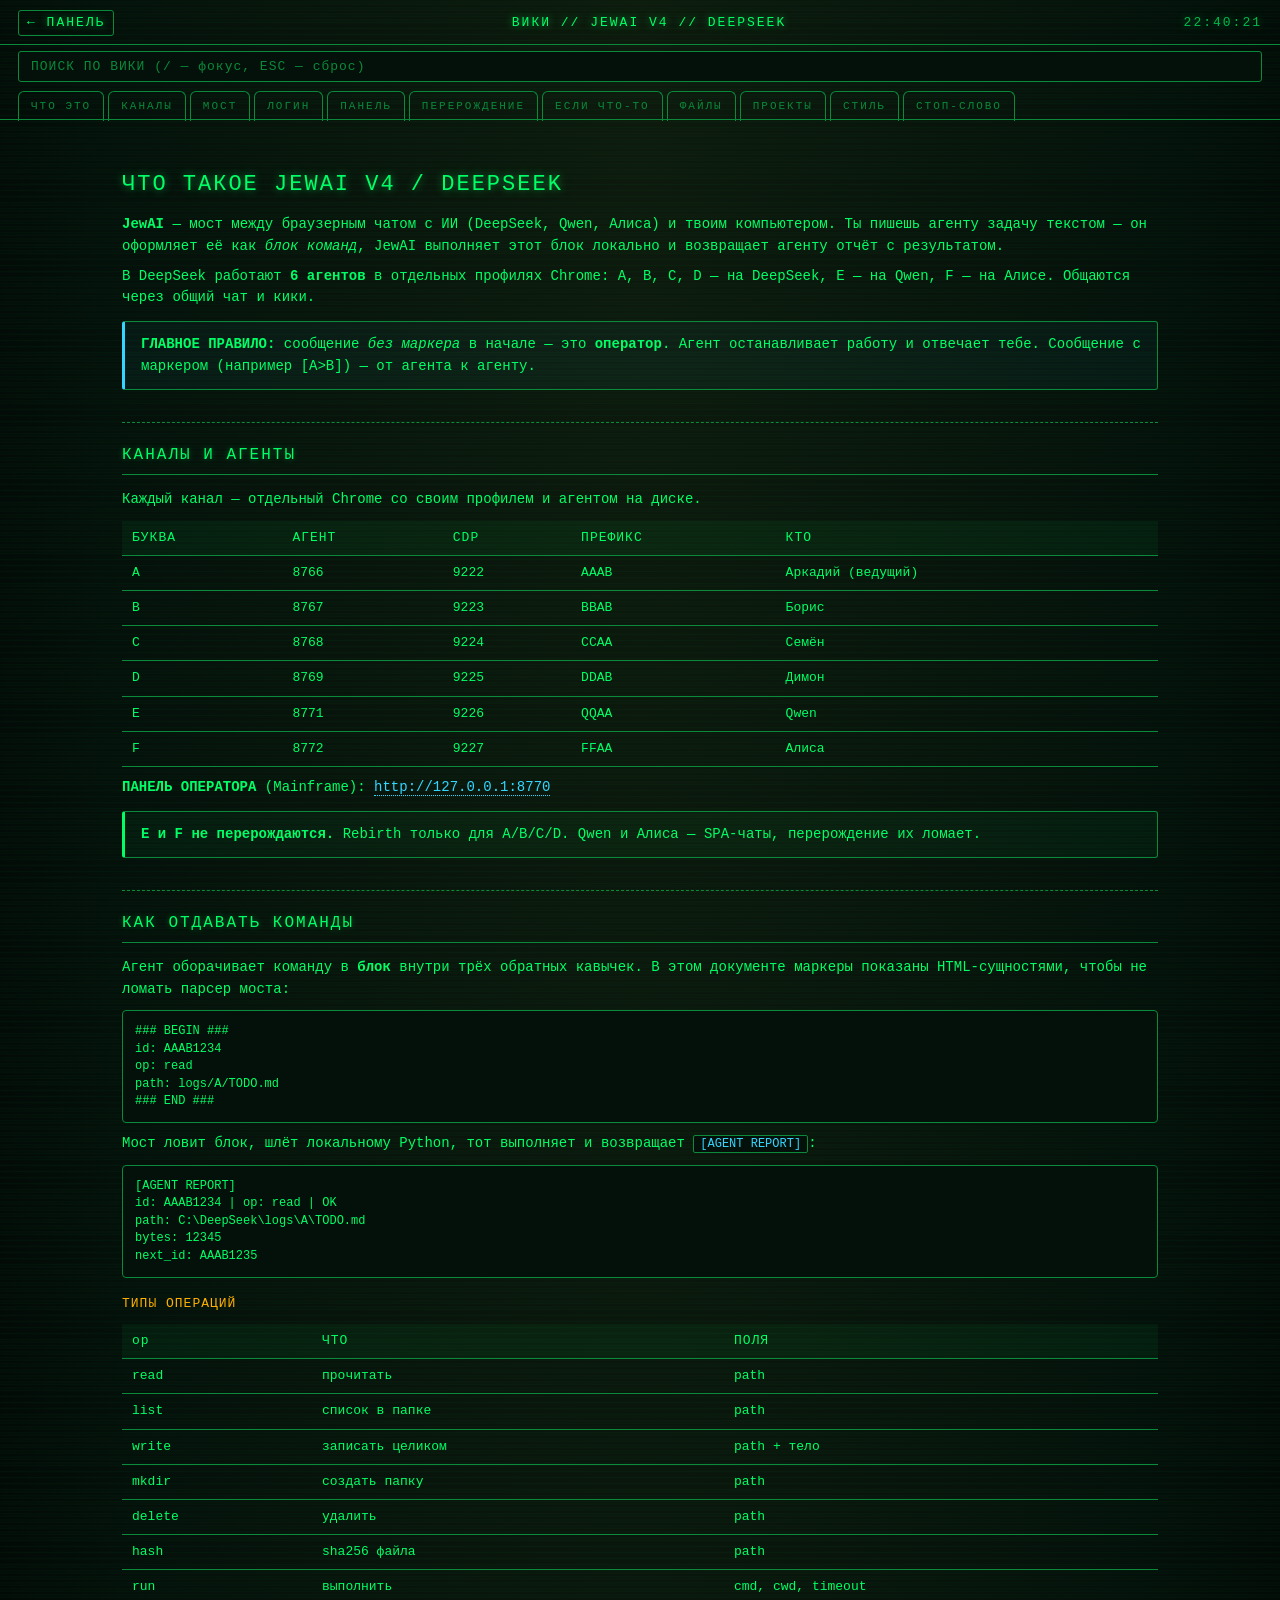
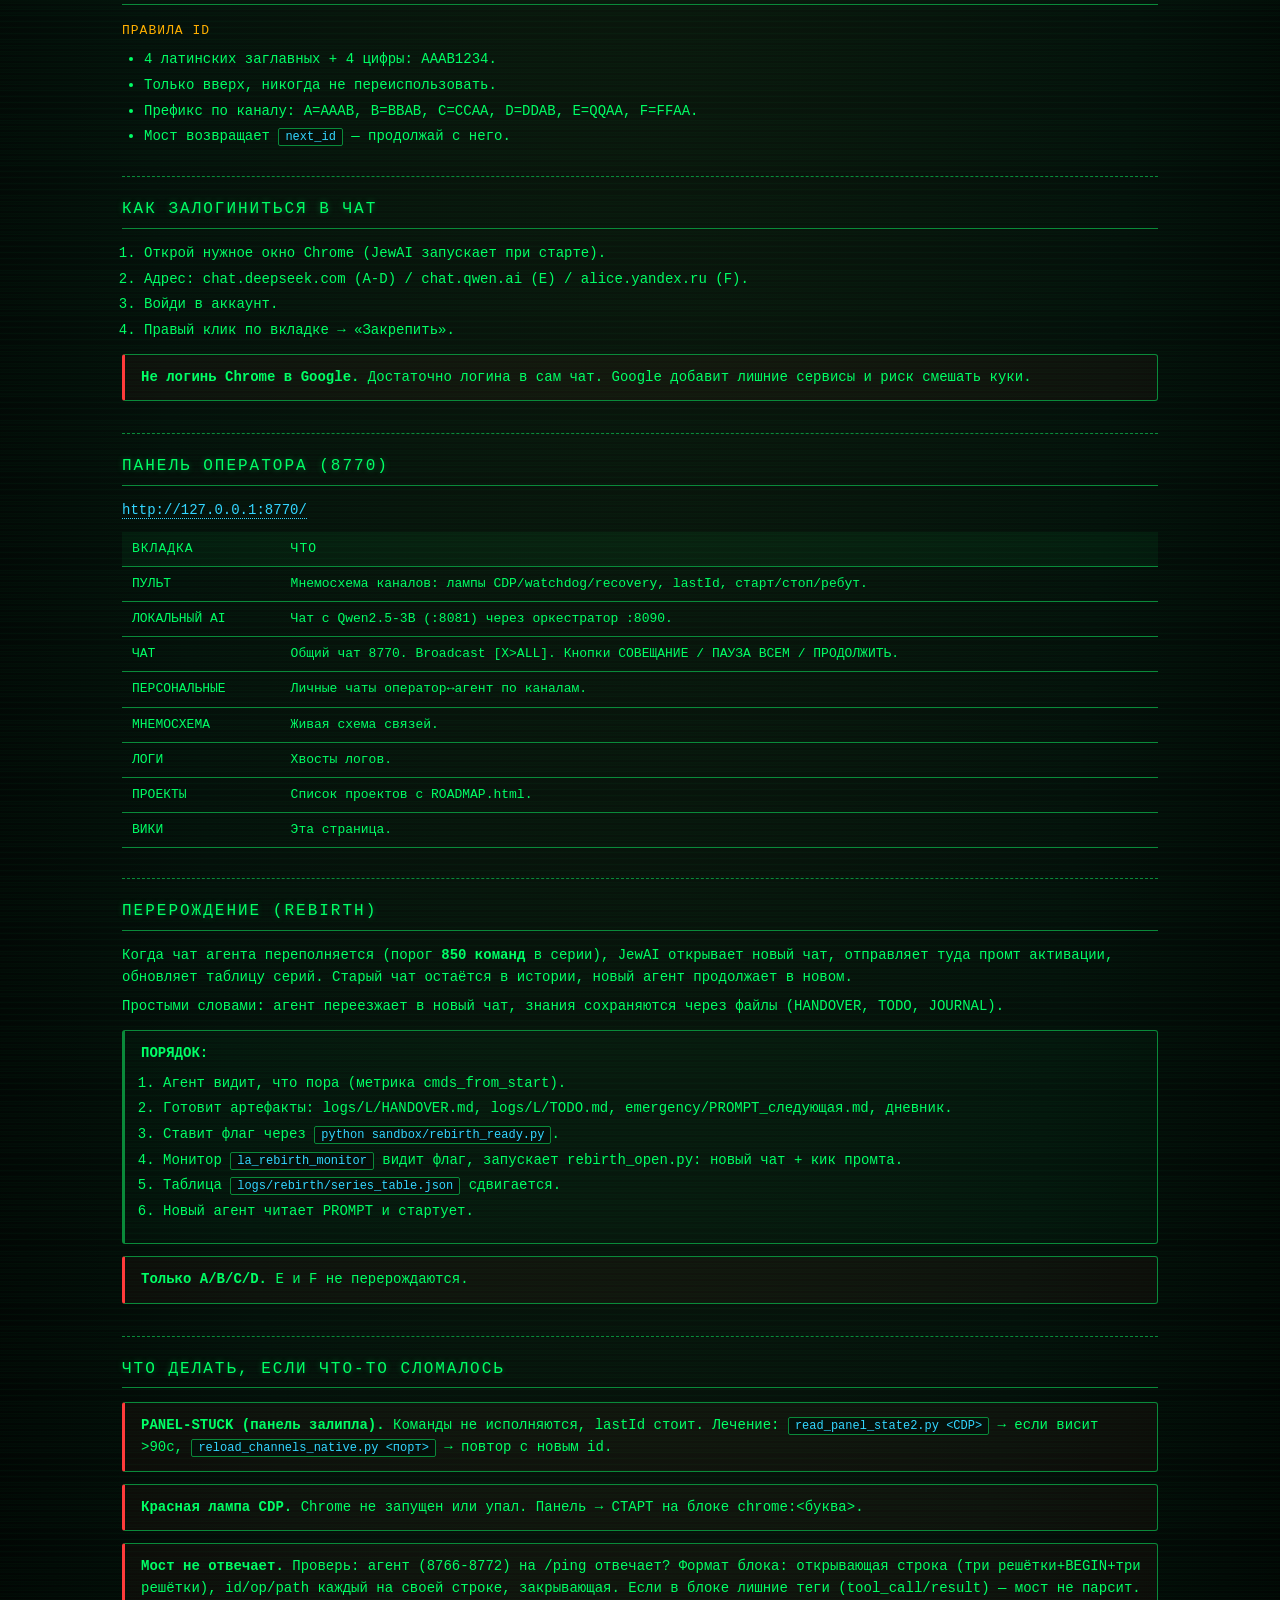
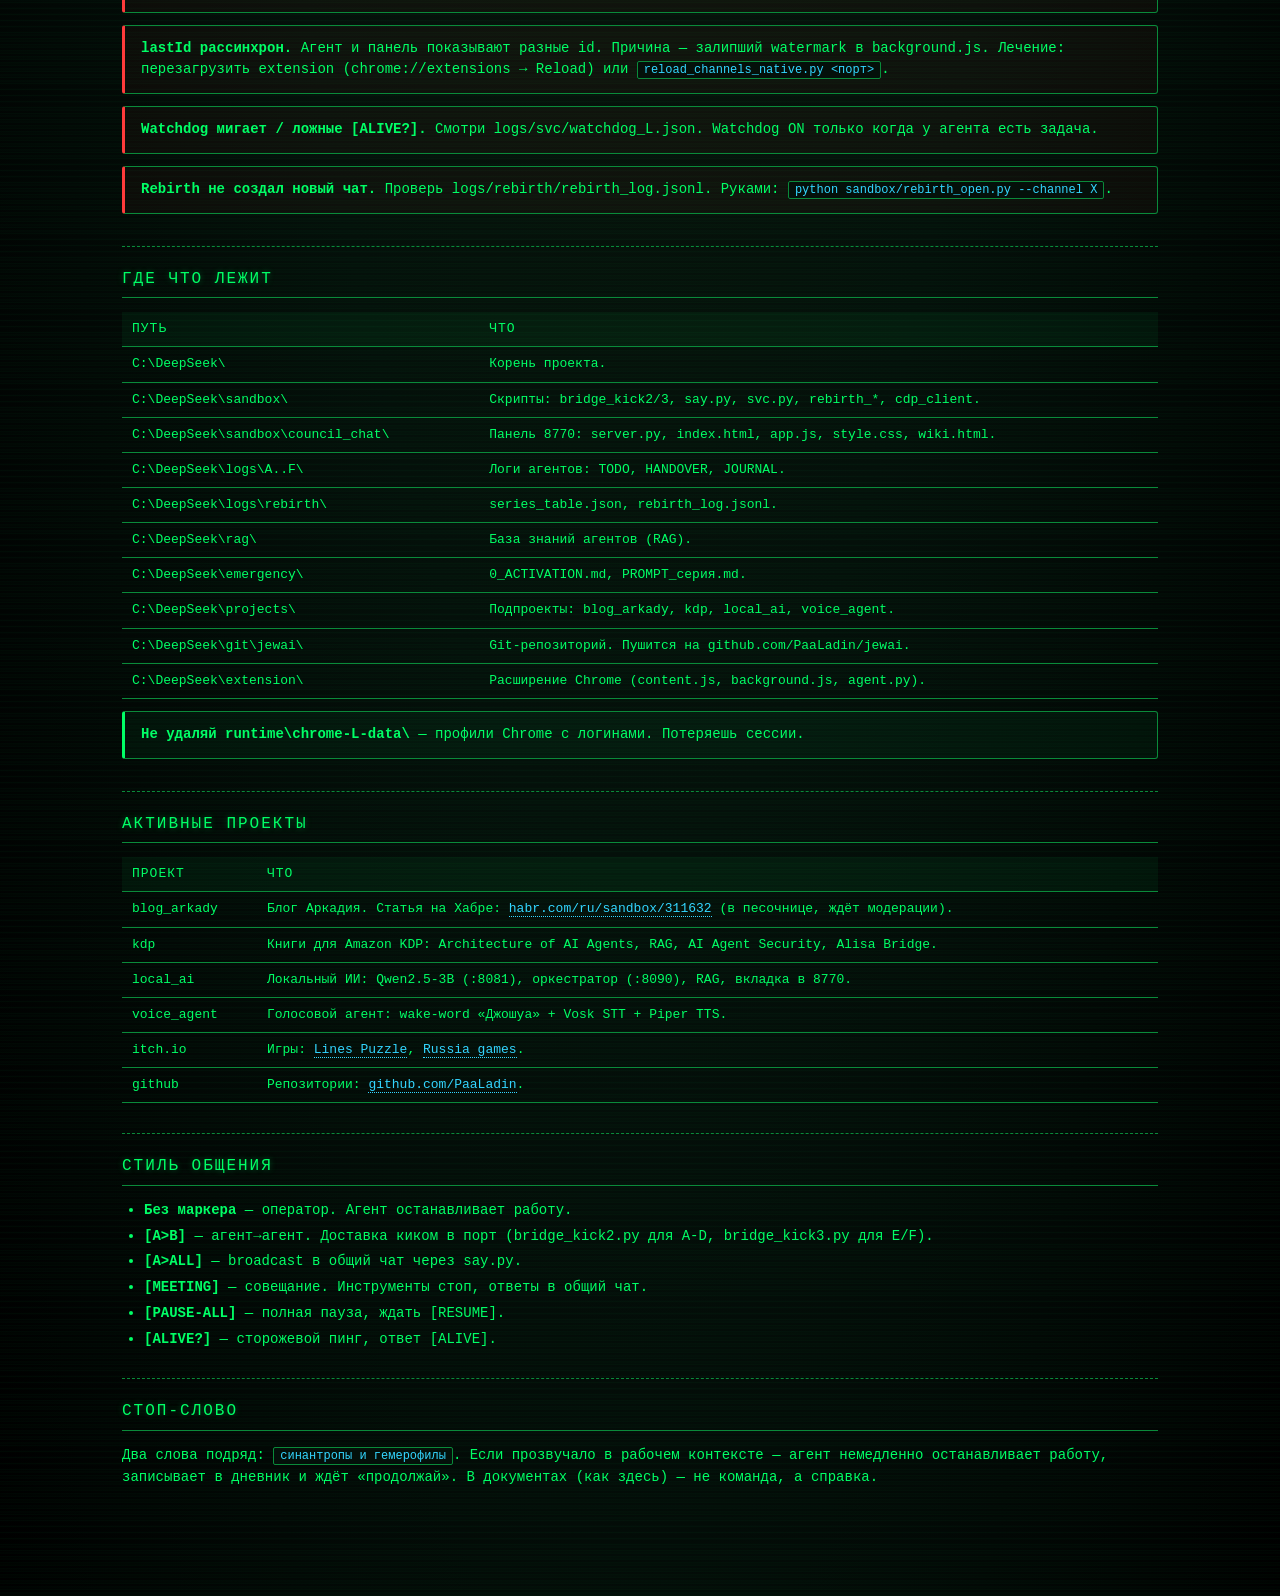
<file: sandbox/council_chat/wiki.html>
<!DOCTYPE html>
<html lang="ru">
<head>
<meta charset="UTF-8">
<meta name="viewport" content="width=device-width, initial-scale=1.0">
<title>ВИКИ // JEWAI V4 // DEEPSEEK</title>
<style>
:root{
  --green:#00ff66;
  --green-dim:#0a8a3a;
  --green-glow:rgba(0,255,102,0.55);
  --amber:#ffb000;
  --red:#ff3b3b;
  --cyan:#33d6ff;
  --purple:#c573ff;
  --bg:#08110a;
  --metal1:#1b1a16;
  --metal2:#2a2822;
}
*{box-sizing:border-box;margin:0;padding:0}
html,body{
  min-height:100vh;background:#000;
  font-family:"Consolas","Courier New",monospace;
  color:var(--green);font-size:14px;line-height:1.55;
  user-select:text;
}
.wrap{
  min-height:100vh;
  background-image:
    repeating-linear-gradient(0deg,
      rgba(0,255,102,0.03) 0px,
      rgba(0,255,102,0.03) 1px,
      transparent 1px,
      transparent 3px),
    radial-gradient(ellipse at top,#0d1a0d 0%,#04100a 60%,#000 100%);
  display:flex;flex-direction:column;
}
.topbar{
  display:flex;justify-content:space-between;align-items:center;
  padding:10px 18px 8px;font-size:13px;letter-spacing:2px;
  text-shadow:0 0 8px var(--green-glow);
  border-bottom:1px solid var(--green-dim);
  flex-shrink:0;
}
.topbar .back{color:var(--green);text-decoration:none;letter-spacing:2px;padding:2px 8px;border:1px solid var(--green-dim);border-radius:3px}
.topbar .back:hover{background:rgba(0,255,102,0.08);border-color:var(--green)}
.topbar .clock{opacity:.7}
.topbar .title{color:var(--green);font-weight:normal}
.searchbox{padding:6px 18px 0;flex-shrink:0}
.searchbox input{
  width:100%;padding:7px 12px;
  background:#04100a;color:var(--green);
  border:1px solid var(--green-dim);border-radius:3px;
  font-family:inherit;font-size:13px;letter-spacing:1px;
  outline:none;
}
.searchbox input::placeholder{color:var(--green-dim)}
.searchbox input:focus{border-color:var(--green);box-shadow:0 0 12px rgba(0,255,102,0.25)}
.nav{
  display:flex;flex-wrap:wrap;gap:0;padding:8px 18px 0;
  border-bottom:1px solid var(--green-dim);
  margin-bottom:4px;flex-shrink:0;
}
.nav a{
  color:var(--green-dim);text-decoration:none;
  border:1px solid var(--green-dim);border-bottom:none;
  border-radius:6px 6px 0 0;
  font-size:11px;letter-spacing:2px;
  padding:6px 12px;margin-right:4px;margin-bottom:-1px;
  background:transparent;position:relative;top:1px;
}
.nav a:hover{color:var(--green);background:rgba(0,255,102,0.05)}
.nav a.active{color:var(--green);background:rgba(0,255,102,0.10);border-color:var(--green);text-shadow:0 0 8px var(--green-glow)}
main{
  flex:1;overflow-y:auto;
  padding:24px 32px 80px;
  max-width:1100px;width:100%;margin:0 auto;
}
section{padding:20px 0;border-bottom:1px dashed var(--green-dim)}
section:last-of-type{border-bottom:none}
section.hidden{display:none}
h1{color:var(--green);font-size:22px;font-weight:normal;letter-spacing:2px;margin-bottom:12px;text-shadow:0 0 8px var(--green-glow)}
h2{color:var(--green);font-size:16px;font-weight:normal;letter-spacing:2px;margin:0 0 14px;padding-bottom:6px;border-bottom:1px solid var(--green-dim);text-shadow:0 0 6px rgba(0,255,102,0.35)}
h3{color:var(--amber);font-size:13px;font-weight:normal;letter-spacing:1px;margin:16px 0 8px}
p{margin:8px 0}
ul,ol{margin:8px 0;padding-left:22px}
li{margin:4px 0}
a{color:var(--cyan);text-decoration:none;border-bottom:1px dotted var(--cyan)}
a:hover{color:var(--green);border-bottom-color:var(--green)}
code{background:#04100a;color:var(--cyan);border:1px solid var(--green-dim);border-radius:2px;padding:1px 6px;font-family:inherit;font-size:12px}
pre{background:#04100a;color:var(--green);border:1px solid var(--green-dim);border-radius:4px;padding:12px;overflow-x:auto;font-family:inherit;font-size:12px;line-height:1.45;margin:10px 0}
.card{
  background:rgba(0,255,102,0.02);
  border:1px solid var(--green-dim);
  border-left:3px solid var(--green-dim);
  border-radius:3px;
  padding:12px 16px;margin:12px 0;
}
.card.tip{border-left-color:var(--green);background:rgba(0,255,102,0.04)}
.card.warn{border-left-color:var(--red);background:rgba(255,59,59,0.04)}
.card.info{border-left-color:var(--cyan);background:rgba(51,214,255,0.04)}
table{width:100%;border-collapse:collapse;margin:10px 0;font-size:13px}
th,td{padding:7px 10px;text-align:left;border-bottom:1px solid var(--green-dim)}
th{color:var(--green);font-weight:normal;letter-spacing:1px;background:rgba(0,255,102,0.05)}
td{color:var(--green)}
mark{background:var(--green);color:#000;padding:0 2px}
#no-results{color:var(--amber);text-align:center;padding:48px;letter-spacing:2px;display:none}
::-webkit-scrollbar{width:10px;height:10px}
::-webkit-scrollbar-track{background:#04100a}
::-webkit-scrollbar-thumb{background:var(--green-dim);border-radius:2px}
::-webkit-scrollbar-thumb:hover{background:var(--green)}
</style>
</head>
<body>
<div class="wrap">

<div class="topbar">
  <a class="back" href="/">← ПАНЕЛЬ</a>
  <span class="title">ВИКИ // JEWAI V4 // DEEPSEEK</span>
  <span class="clock" id="clock">--:--:--</span>
</div>

<div class="searchbox">
  <input id="q" type="search" placeholder="ПОИСК ПО ВИКИ (/ — фокус, ESC — сброс)" autocomplete="off">
</div>

<div class="nav" id="nav">
  <a href="#what">ЧТО ЭТО</a>
  <a href="#channels">КАНАЛЫ</a>
  <a href="#bridge">МОСТ</a>
  <a href="#login">ЛОГИН</a>
  <a href="#panel">ПАНЕЛЬ</a>
  <a href="#rebirth">ПЕРЕРОЖДЕНИЕ</a>
  <a href="#troubles">ЕСЛИ ЧТО-ТО</a>
  <a href="#files">ФАЙЛЫ</a>
  <a href="#projects">ПРОЕКТЫ</a>
  <a href="#style">СТИЛЬ</a>
  <a href="#stopword">СТОП-СЛОВО</a>
</div>

<main id="content">

<section id="what">
<h1>ЧТО ТАКОЕ JEWAI V4 / DEEPSEEK</h1>
<p><strong>JewAI</strong> — мост между браузерным чатом с ИИ (DeepSeek, Qwen, Алиса) и твоим компьютером. Ты пишешь агенту задачу текстом — он оформляет её как <em>блок команд</em>, JewAI выполняет этот блок локально и возвращает агенту отчёт с результатом.</p>
<p>В DeepSeek работают <strong>6 агентов</strong> в отдельных профилях Chrome: A, B, C, D — на DeepSeek, E — на Qwen, F — на Алисе. Общаются через общий чат и кики.</p>
<div class="card info">
<strong>ГЛАВНОЕ ПРАВИЛО:</strong> сообщение <em>без маркера</em> в начале — это <strong>оператор</strong>. Агент останавливает работу и отвечает тебе. Сообщение с маркером (например [A&gt;B]) — от агента к агенту.
</div>
</section>

<section id="channels">
<h2>КАНАЛЫ И АГЕНТЫ</h2>
<p>Каждый канал — отдельный Chrome со своим профилем и агентом на диске.</p>
<table>
<tr><th>БУКВА</th><th>АГЕНТ</th><th>CDP</th><th>ПРЕФИКС</th><th>КТО</th></tr>
<tr><td>A</td><td>8766</td><td>9222</td><td>AAAB</td><td>Аркадий (ведущий)</td></tr>
<tr><td>B</td><td>8767</td><td>9223</td><td>BBAB</td><td>Борис</td></tr>
<tr><td>C</td><td>8768</td><td>9224</td><td>CCAA</td><td>Семён</td></tr>
<tr><td>D</td><td>8769</td><td>9225</td><td>DDAB</td><td>Димон</td></tr>
<tr><td>E</td><td>8771</td><td>9226</td><td>QQAA</td><td>Qwen</td></tr>
<tr><td>F</td><td>8772</td><td>9227</td><td>FFAA</td><td>Алиса</td></tr>
</table>
<p><strong>ПАНЕЛЬ ОПЕРАТОРА</strong> (Mainframe): <a href="http://127.0.0.1:8770" target="_blank">http://127.0.0.1:8770</a></p>
<div class="card tip">
<strong>E и F не перерождаются.</strong> Rebirth только для A/B/C/D. Qwen и Алиса — SPA-чаты, перерождение их ломает.
</div>
</section>

<section id="bridge">
<h2>КАК ОТДАВАТЬ КОМАНДЫ</h2>
<p>Агент оборачивает команду в <strong>блок</strong> внутри трёх обратных кавычек. В этом документе маркеры показаны HTML-сущностями, чтобы не ломать парсер моста:</p>
<pre>&#35;&#35;&#35; BEGIN &#35;&#35;&#35;
id: AAAB1234
op: read
path: logs/A/TODO.md
&#35;&#35;&#35; END &#35;&#35;&#35;</pre>
<p>Мост ловит блок, шлёт локальному Python, тот выполняет и возвращает <code>[AGENT REPORT]</code>:</p>
<pre>[AGENT REPORT]
id: AAAB1234 | op: read | OK
path: C:\DeepSeek\logs\A\TODO.md
bytes: 12345
next_id: AAAB1235</pre>

<h3>ТИПЫ ОПЕРАЦИЙ</h3>
<table>
<tr><th>op</th><th>ЧТО</th><th>ПОЛЯ</th></tr>
<tr><td>read</td><td>прочитать</td><td>path</td></tr>
<tr><td>list</td><td>список в папке</td><td>path</td></tr>
<tr><td>write</td><td>записать целиком</td><td>path + тело</td></tr>
<tr><td>mkdir</td><td>создать папку</td><td>path</td></tr>
<tr><td>delete</td><td>удалить</td><td>path</td></tr>
<tr><td>hash</td><td>sha256 файла</td><td>path</td></tr>
<tr><td>run</td><td>выполнить</td><td>cmd, cwd, timeout</td></tr>
</table>

<h3>ПРАВИЛА ID</h3>
<ul>
<li>4 латинских заглавных + 4 цифры: AAAB1234.</li>
<li>Только вверх, никогда не переиспользовать.</li>
<li>Префикс по каналу: A=AAAB, B=BBAB, C=CCAA, D=DDAB, E=QQAA, F=FFAA.</li>
<li>Мост возвращает <code>next_id</code> — продолжай с него.</li>
</ul>
</section>

<section id="login">
<h2>КАК ЗАЛОГИНИТЬСЯ В ЧАТ</h2>
<ol>
<li>Открой нужное окно Chrome (JewAI запускает при старте).</li>
<li>Адрес: chat.deepseek.com (A-D) / chat.qwen.ai (E) / alice.yandex.ru (F).</li>
<li>Войди в аккаунт.</li>
<li>Правый клик по вкладке → «Закрепить».</li>
</ol>
<div class="card warn">
<strong>Не логинь Chrome в Google.</strong> Достаточно логина в сам чат. Google добавит лишние сервисы и риск смешать куки.
</div>
</section>

<section id="panel">
<h2>ПАНЕЛЬ ОПЕРАТОРА (8770)</h2>
<p><a href="http://127.0.0.1:8770" target="_blank">http://127.0.0.1:8770/</a></p>
<table>
<tr><th>ВКЛАДКА</th><th>ЧТО</th></tr>
<tr><td>ПУЛЬТ</td><td>Мнемосхема каналов: лампы CDP/watchdog/recovery, lastId, старт/стоп/ребут.</td></tr>
<tr><td>ЛОКАЛЬНЫЙ AI</td><td>Чат с Qwen2.5-3B (:8081) через оркестратор :8090.</td></tr>
<tr><td>ЧАТ</td><td>Общий чат 8770. Broadcast [X&gt;ALL]. Кнопки СОВЕЩАНИЕ / ПАУЗА ВСЕМ / ПРОДОЛЖИТЬ.</td></tr>
<tr><td>ПЕРСОНАЛЬНЫЕ</td><td>Личные чаты оператор↔агент по каналам.</td></tr>
<tr><td>МНЕМОСХЕМА</td><td>Живая схема связей.</td></tr>
<tr><td>ЛОГИ</td><td>Хвосты логов.</td></tr>
<tr><td>ПРОЕКТЫ</td><td>Список проектов с ROADMAP.html.</td></tr>
<tr><td>ВИКИ</td><td>Эта страница.</td></tr>
</table>
</section>

<section id="rebirth">
<h2>ПЕРЕРОЖДЕНИЕ (REBIRTH)</h2>
<p>Когда чат агента переполняется (порог <strong>850 команд</strong> в серии), JewAI открывает новый чат, отправляет туда промт активации, обновляет таблицу серий. Старый чат остаётся в истории, новый агент продолжает в новом.</p>
<p>Простыми словами: агент переезжает в новый чат, знания сохраняются через файлы (HANDOVER, TODO, JOURNAL).</p>
<div class="card">
<strong>ПОРЯДОК:</strong>
<ol>
<li>Агент видит, что пора (метрика cmds_from_start).</li>
<li>Готовит артефакты: logs/L/HANDOVER.md, logs/L/TODO.md, emergency/PROMPT_следующая.md, дневник.</li>
<li>Ставит флаг через <code>python sandbox/rebirth_ready.py</code>.</li>
<li>Монитор <code>la_rebirth_monitor</code> видит флаг, запускает rebirth_open.py: новый чат + кик промта.</li>
<li>Таблица <code>logs/rebirth/series_table.json</code> сдвигается.</li>
<li>Новый агент читает PROMPT и стартует.</li>
</ol>
</div>
<div class="card warn"><strong>Только A/B/C/D.</strong> E и F не перерождаются.</div>
</section>

<section id="troubles">
<h2>ЧТО ДЕЛАТЬ, ЕСЛИ ЧТО-ТО СЛОМАЛОСЬ</h2>

<div class="card warn"><strong>PANEL-STUCK (панель залипла).</strong> Команды не исполняются, lastId стоит. Лечение: <code>read_panel_state2.py &lt;CDP&gt;</code> → если висит &gt;90с, <code>reload_channels_native.py &lt;порт&gt;</code> → повтор с новым id.</div>

<div class="card warn"><strong>Красная лампа CDP.</strong> Chrome не запущен или упал. Панель → СТАРТ на блоке chrome:&lt;буква&gt;.</div>

<div class="card warn"><strong>Мост не отвечает.</strong> Проверь: агент (8766-8772) на /ping отвечает? Формат блока: открывающая строка (три решётки+BEGIN+три решётки), id/op/path каждый на своей строке, закрывающая. Если в блоке лишние теги (tool_call/result) — мост не парсит.</div>

<div class="card warn"><strong>lastId рассинхрон.</strong> Агент и панель показывают разные id. Причина — залипший watermark в background.js. Лечение: перезагрузить extension (chrome://extensions → Reload) или <code>reload_channels_native.py &lt;порт&gt;</code>.</div>

<div class="card warn"><strong>Watchdog мигает / ложные [ALIVE?].</strong> Смотри logs/svc/watchdog_L.json. Watchdog ON только когда у агента есть задача.</div>

<div class="card warn"><strong>Rebirth не создал новый чат.</strong> Проверь logs/rebirth/rebirth_log.jsonl. Руками: <code>python sandbox/rebirth_open.py --channel X</code>.</div>
</section>

<section id="files">
<h2>ГДЕ ЧТО ЛЕЖИТ</h2>
<table>
<tr><th>ПУТЬ</th><th>ЧТО</th></tr>
<tr><td>C:\DeepSeek\</td><td>Корень проекта.</td></tr>
<tr><td>C:\DeepSeek\sandbox\</td><td>Скрипты: bridge_kick2/3, say.py, svc.py, rebirth_*, cdp_client.</td></tr>
<tr><td>C:\DeepSeek\sandbox\council_chat\</td><td>Панель 8770: server.py, index.html, app.js, style.css, wiki.html.</td></tr>
<tr><td>C:\DeepSeek\logs\A..F\</td><td>Логи агентов: TODO, HANDOVER, JOURNAL.</td></tr>
<tr><td>C:\DeepSeek\logs\rebirth\</td><td>series_table.json, rebirth_log.jsonl.</td></tr>
<tr><td>C:\DeepSeek\rag\</td><td>База знаний агентов (RAG).</td></tr>
<tr><td>C:\DeepSeek\emergency\</td><td>0_ACTIVATION.md, PROMPT_серия.md.</td></tr>
<tr><td>C:\DeepSeek\projects\</td><td>Подпроекты: blog_arkady, kdp, local_ai, voice_agent.</td></tr>
<tr><td>C:\DeepSeek\git\jewai\</td><td>Git-репозиторий. Пушится на github.com/PaaLadin/jewai.</td></tr>
<tr><td>C:\DeepSeek\extension\</td><td>Расширение Chrome (content.js, background.js, agent.py).</td></tr>
</table>
<div class="card tip"><strong>Не удаляй runtime\chrome-L-data\</strong> — профили Chrome с логинами. Потеряешь сессии.</div>
</section>

<section id="projects">
<h2>АКТИВНЫЕ ПРОЕКТЫ</h2>
<table>
<tr><th>ПРОЕКТ</th><th>ЧТО</th></tr>
<tr><td>blog_arkady</td><td>Блог Аркадия. Статья на Хабре: <a href="https://habr.com/ru/sandbox/311632/" target="_blank">habr.com/ru/sandbox/311632</a> (в песочнице, ждёт модерации).</td></tr>
<tr><td>kdp</td><td>Книги для Amazon KDP: Architecture of AI Agents, RAG, AI Agent Security, Alisa Bridge.</td></tr>
<tr><td>local_ai</td><td>Локальный ИИ: Qwen2.5-3B (:8081), оркестратор (:8090), RAG, вкладка в 8770.</td></tr>
<tr><td>voice_agent</td><td>Голосовой агент: wake-word «Джошуа» + Vosk STT + Piper TTS.</td></tr>
<tr><td>itch.io</td><td>Игры: <a href="https://sovintel.itch.io/lines-puzzle" target="_blank">Lines Puzzle</a>, <a href="https://sovintel.itch.io/" target="_blank">Russia games</a>.</td></tr>
<tr><td>github</td><td>Репозитории: <a href="https://github.com/PaaLadin" target="_blank">github.com/PaaLadin</a>.</td></tr>
</table>
</section>

<section id="style">
<h2>СТИЛЬ ОБЩЕНИЯ</h2>
<ul>
<li><strong>Без маркера</strong> — оператор. Агент останавливает работу.</li>
<li><strong>[A&gt;B]</strong> — агент→агент. Доставка киком в порт (bridge_kick2.py для A-D, bridge_kick3.py для E/F).</li>
<li><strong>[A&gt;ALL]</strong> — broadcast в общий чат через say.py.</li>
<li><strong>[MEETING]</strong> — совещание. Инструменты стоп, ответы в общий чат.</li>
<li><strong>[PAUSE-ALL]</strong> — полная пауза, ждать [RESUME].</li>
<li><strong>[ALIVE?]</strong> — сторожевой пинг, ответ [ALIVE].</li>
</ul>
</section>

<section id="stopword">
<h2>СТОП-СЛОВО</h2>
<p>Два слова подряд: <code>синантропы и гемерофилы</code>. Если прозвучало в рабочем контексте — агент немедленно останавливает работу, записывает в дневник и ждёт «продолжай». В документах (как здесь) — не команда, а справка.</p>
</section>

<div id="no-results">// НИЧЕГО НЕ НАЙДЕНО //</div>

</main>

</div>

<script>
(function(){
  var clockEl = document.getElementById('clock');
  function tick(){
    var d = new Date();
    function p(n){return (n<10?'0':'')+n;}
    clockEl.textContent = p(d.getHours())+':'+p(d.getMinutes())+':'+p(d.getSeconds());
  }
  tick(); setInterval(tick, 1000);

  var q = document.getElementById('q');
  var sections = Array.prototype.slice.call(document.querySelectorAll('main > section'));
  var noResults = document.getElementById('no-results');
  function filter(term){
    term = (term||'').trim().toLowerCase();
    if(!term){sections.forEach(function(s){s.classList.remove('hidden')});noResults.style.display='none';return;}
    var hits = 0;
    sections.forEach(function(s){
      if(s.textContent.toLowerCase().indexOf(term)!==-1){s.classList.remove('hidden');hits++;}
      else{s.classList.add('hidden');}
    });
    noResults.style.display = hits ? 'none' : 'block';
  }
  var timer = null;
  q.addEventListener('input', function(e){clearTimeout(timer);timer=setTimeout(function(){filter(e.target.value)},120);});
  q.addEventListener('keydown', function(e){if(e.key==='Escape'){q.value='';filter('');q.blur();}});
  document.addEventListener('keydown', function(e){
    if(e.key==='/' && document.activeElement!==q && ['INPUT','TEXTAREA'].indexOf(document.activeElement.tagName)===-1){
      e.preventDefault(); q.focus();
    }
  });
  filter('');

  var navLinks = Array.prototype.slice.call(document.querySelectorAll('.nav a'));
  navLinks.forEach(function(a){
    a.addEventListener('click', function(e){
      var t = document.querySelector(a.getAttribute('href'));
      if(t){
        e.preventDefault();
        t.scrollIntoView({behavior:'smooth',block:'start'});
        navLinks.forEach(function(x){x.classList.remove('active')});
        a.classList.add('active');
        history.replaceState(null,'',a.getAttribute('href'));
      }
    });
  });
})();
</script>

</body>
</html>
</file>
<file: hexxagon_music/css/style.css>
:root {
  --bg:#0a0a1a; --fg:#e6e6ff; --dim:#5a5a7a;
  --p1:#ff2e97; --p2:#00e5ff; --ok:#2ecc71;
  --highlight:#ffe66d; --grid:#1e3a5f;
  --panel:rgba(15,15,35,.85); --border:#2a2a55;
}
* { box-sizing:border-box; margin:0; padding:0; }
body {
  background:var(--bg); color:var(--fg);
  font-family:"Consolas","Courier New",monospace;
  font-size:14px; min-height:100vh; overflow:hidden;
  display:flex; align-items:center; justify-content:center;
}
#app {
  display:flex; flex-direction:column;
  width:100%; max-width:1400px; height:100vh; max-height:920px;
  padding:8px; gap:8px;
}
#hud {
  display:flex; gap:6px; background:var(--panel);
  border:1px solid var(--border); border-radius:4px; padding:6px;
}
.hud-box { flex:0 0 auto; padding:4px 8px; }
.hud-box.wide { flex:1 1 auto; min-width:0; }
.hud-label { color:var(--dim); font-size:10px; letter-spacing:2px; }
.hud-val { font-size:18px; font-weight:bold; }
.hud-val.small { font-size:12px; font-weight:normal; }
.hud-val .p1 { color:var(--p1); }
.hud-val .p2 { color:var(--p2); }
.hud-val .p3 { color:#ffe66d; }
.hud-val .p4 { color:#2ecc71; }
.hud-val .sep { color:var(--dim); margin:0 4px; }
#tracks { display:flex; flex-wrap:wrap; gap:4px; }
.track-tag {
  display:inline-block; padding:1px 6px; border-radius:2px;
  font-size:10px; letter-spacing:1px; color:#000;
  background:#333; transition:background .15s;
}
.track-tag.on { background:var(--ok); }
.track-tag.off { background:#333; color:#666; }
#stage {
  flex:1 1 auto; position:relative;
  display:flex; align-items:center; justify-content:center;
  background:radial-gradient(circle at 50% 40%, #121230, #06060f 80%);
  border:1px solid var(--border); border-radius:4px;
  overflow:hidden; min-height:0;
}
#board {
  width:100%; height:100%; object-fit:contain;
  image-rendering:pixelated; image-rendering:crisp-edges;
  cursor:pointer; touch-action:manipulation;
}
#overlay {
  position:absolute; inset:0;
  background:rgba(5,5,15,.9);
  display:flex; flex-direction:column;
  align-items:center; justify-content:center; gap:16px;
  z-index:10;
}
#overlay.hidden { display:none; }
#overlay-text {
  font-size:24px; letter-spacing:3px; text-align:center;
  text-shadow:0 0 12px currentColor;
}
#controls {
  display:grid;
  grid-template-columns:minmax(0,1.4fr) minmax(0,1fr) minmax(0,1.4fr);
  grid-template-areas:
    "play settings actions"
    "styles styles status";
  gap:6px 10px; align-items:center;
  background:var(--panel); border:1px solid var(--border);
  border-radius:4px; padding:8px;
}
.ctrl-group {
  display:flex; flex-wrap:wrap; gap:6px; align-items:center;
  padding:4px 6px; border-radius:3px; min-width:0;
  background:rgba(255,255,255,0.02);
}
.ctrl-play     { grid-area:play; }
.ctrl-settings { grid-area:settings; }
.ctrl-actions  { grid-area:actions; }
.ctrl-label {
  color:var(--dim); font-size:10px; letter-spacing:2px;
  padding-right:4px; align-self:center;
}
.ctrl-sep {
  display:inline-block; width:1px; height:22px;
  background:var(--border); margin:0 2px;
}
#controls .styles-row  { grid-area:styles; }
#controls #status      { grid-area:status; justify-self:end; }
button {
  background:#1a1a3a; color:var(--fg);
  border:1px solid var(--border); border-radius:3px;
  padding:8px 14px; font-family:inherit; font-size:13px;
  cursor:pointer; transition:background .15s, border-color .15s;
}
button:hover:not(:disabled) { background:#252550; border-color:var(--ok); }
button:disabled { opacity:.4; cursor:default; }
button.primary { background:var(--p1); color:#fff; border-color:var(--p1); }
button.primary:hover { background:#ff5aa8; }
#status { color:var(--dim); margin-left:auto; padding-right:8px; }
.small { font-size:11px; }
@media (max-width: 1100px) {
  #controls {
    grid-template-columns:1fr 1fr;
    grid-template-areas:
      "play settings"
      "actions actions"
      "styles styles"
      "status status";
  }
  #controls #status { justify-self:start; }
}
@media (max-width: 640px) {
  body { font-size:12px; overflow:auto; }
  #app { padding:4px; gap:4px; max-height:none; height:auto; }
  #hud { flex-wrap:wrap; padding:4px; }
  .hud-box { padding:2px 6px; }
  .hud-val { font-size:14px; }
  .hud-val.small { font-size:10px; }
  #controls {
    grid-template-columns:1fr;
    grid-template-areas:
      "play" "settings" "actions" "styles" "status";
    padding:4px; gap:4px;
  }
  .ctrl-group { padding:4px; }
  .ctrl-label { display:none; }
  button { padding:6px 10px; font-size:12px; }
  select { padding:6px 8px; font-size:12px; }
  #stage { min-height:280px; }
  #overlay-text { font-size:18px; }
}
@media (max-width: 400px) {
  #hud { flex-direction:column; }
  .hud-box.wide { width:100%; }
  .track-tag { font-size:9px; padding:1px 4px; }
}
select {
  background:#1a1a3a; color:var(--fg);
  border:1px solid var(--border); border-radius:3px;
  padding:8px 10px; font-family:inherit; font-size:13px;
  cursor:pointer;
}
select:hover { border-color:var(--ok); }

.styles-row {
  display:flex; gap:6px; flex-wrap:wrap; align-items:center;
  padding:4px 8px;
}
.styles-row .style-pick {
  display:flex; align-items:center; gap:4px;
  font-size:11px; color:var(--dim);
}
.styles-row .style-pick .dot {
  display:inline-block; width:10px; height:10px;
  border-radius:50%;
}
.styles-row .style-pick .p1 { background:#ff2e97; }
.styles-row .style-pick .p2 { background:#00e5ff; }
.styles-row .style-pick .p3 { background:#ffe66d; }
.styles-row .style-pick .p4 { background:#2ecc71; }
.styles-row .style-pick select {
  padding:2px 6px; font-size:11px;
}

.modal {
  position:fixed; inset:0; background:rgba(5,5,15,.92);
  display:flex; align-items:center; justify-content:center;
  z-index:50;
}
.modal.hidden { display:none; }
.modal-content {
  background:#0e0e22; border:1px solid var(--border);
  padding:20px; border-radius:6px;
  max-width:520px; width:90%; max-height:80vh; overflow:auto;
}
.modal-content h3 {
  margin:0 0 12px; color:var(--ok); letter-spacing:2px;
}
#achv-list { display:flex; flex-direction:column; gap:6px; margin-bottom:16px; }
.achv-item {
  padding:6px 10px; border-left:3px solid #333;
  background:#14142a;
}
.achv-item.got { border-left-color:var(--ok); }
.achv-item .name { color:var(--fg); font-size:13px; }
.achv-item .desc { color:var(--dim); font-size:11px; }

.pe-cell {
  aspect-ratio:1; background:#14142a; border:1px solid var(--border);
  display:flex; align-items:center; justify-content:center;
  font-size:9px; color:#444; cursor:pointer;
  transition:background .1s;
}
.pe-cell.on { background:var(--p1); color:#fff; }
.pe-cell.active { outline:2px solid var(--ok); }

.lb-row {
  display:grid; grid-template-columns:32px 1fr 60px 60px;
  gap:8px; padding:6px 4px; border-bottom:1px solid var(--grid);
  font-size:12px;
}
.lb-row .rank { color:var(--dim); }
.lb-row .name { color:var(--fg); }
.lb-row .score { color:var(--ok); text-align:right; }
.lb-row .time { color:var(--dim); text-align:right; }

.track-tag.solo { outline:2px solid var(--highlight); }
</file>
<file: hexxagon_music/css/style_16bit.css>
/* style_16bit.css - 16-битный ретро-стиль UI.
   Подключается после style.css, переопределяет визуал.
   Пиксельные рамки, двойные границы, свечение, bitmap-шрифт. */

/* Пиксельный шрифт (Press Start 2P) с CDN. Если интернета нет —
   сработает fallback monospace. Оффлайн-режим работает, вид проще. */
@import url('https://fonts.googleapis.com/css2?family=Press+Start+2P&display=swap');

/* Bitmap-шрифт для HUD/заголовков. */
@font-face {
  font-family: 'PixelFont';
  src: local('Press Start 2P'), local('Courier New');
  font-display: swap;
}

:root {
  --px-border-light: #5a7ac0;
  --px-border-dark: #1a2450;
  --px-shadow: rgba(0, 0, 0, 0.6);
  --px-glow: rgba(80, 160, 255, 0.4);
  --px-bg-panel: #0c1638;
  --px-bg-dark: #060a20;
  --px-accent: #f8d860;
}

/* Угловатый шрифт (моно, но чуть шире). */
body {
  font-family: "Press Start 2P", "Courier New", "Lucida Console", monospace;
  font-weight: 700;
  letter-spacing: 0.5px;
  text-shadow: 1px 1px 0 var(--px-shadow);
}

/* HUD: пиксельный шрифт, но чуть мельче — иначе не влезает. */
#hud, #hud .hud-label, #hud .hud-val {
  font-family: "Press Start 2P", "Courier New", monospace;
}
#hud .hud-label { font-size: 8px; letter-spacing: 2px; }
#hud .hud-val   { font-size: 14px; }
#hud .hud-val.small { font-size: 10px; }

/* Заголовки модалок — тоже пиксельные. */
.modal-content h3 {
  font-family: "Press Start 2P", "Courier New", monospace;
  font-size: 13px;
}

/* Кнопки — пиксельные, но читаемые. */
button {
  font-family: "Press Start 2P", "Courier New", monospace;
  font-size: 10px;
  letter-spacing: 1px;
}

/* Панель HUD: двойная рамка SNES-стиля. */
#hud {
  background: var(--px-bg-panel);
  border: 2px solid var(--px-border-light);
  border-right-color: var(--px-border-dark);
  border-bottom-color: var(--px-border-dark);
  box-shadow: inset 0 0 0 1px var(--px-border-dark),
              0 2px 0 var(--px-shadow),
              0 0 12px var(--px-glow);
}

.hud-label {
  color: #8ca8e0;
  font-size: 10px;
  letter-spacing: 3px;
  text-transform: uppercase;
}

.hud-val {
  color: #ffffff;
  text-shadow: 0 0 6px var(--px-glow), 1px 1px 0 var(--px-shadow);
}

/* Поле: пиксельная рамка, тень. */
#stage {
  border: 3px solid var(--px-border-light);
  border-right-color: var(--px-border-dark);
  border-bottom-color: var(--px-border-dark);
  box-shadow: inset 0 0 0 1px var(--px-border-dark),
              0 0 20px var(--px-glow);
  background: radial-gradient(circle at 50% 40%, #101838, #04060f 80%);
}

/* Кнопки: 16-битный вид, "нажимаются". */
button {
  background: linear-gradient(180deg, #2a3a6a 0%, #16224a 100%);
  border: 2px solid var(--px-border-light);
  border-right-color: var(--px-border-dark);
  border-bottom-color: var(--px-border-dark);
  border-radius: 0;
  color: #e6f0ff;
  font-weight: 700;
  letter-spacing: 1px;
  text-shadow: 1px 1px 0 var(--px-shadow);
  box-shadow: 0 2px 0 var(--px-shadow);
  padding: 6px 12px;
}

button:hover:not(:disabled) {
  background: linear-gradient(180deg, #3a4a7a 0%, #1e2a5a 100%);
  border-color: var(--px-accent);
}

button:active:not(:disabled) {
  transform: translateY(2px);
  box-shadow: none;
}

button.primary {
  background: linear-gradient(180deg, #e8409a 0%, #a01860 100%);
  border-color: #ff70c0;
}

button.primary:hover { background: linear-gradient(180deg, #ff5aac 0%, #c02070 100%); }

/* Селекты: пиксельный вид. */
select {
  background: var(--px-bg-dark);
  border: 2px solid var(--px-border-light);
  border-right-color: var(--px-border-dark);
  border-bottom-color: var(--px-border-dark);
  border-radius: 0;
  color: #e6f0ff;
  font-weight: 700;
  text-shadow: 1px 1px 0 var(--px-shadow);
  padding: 6px 10px;
}

select:hover { border-color: var(--px-accent); }

/* Футер — пиксельная панель. */
#controls {
  background: var(--px-bg-panel);
  border: 2px solid var(--px-border-light);
  border-right-color: var(--px-border-dark);
  border-bottom-color: var(--px-border-dark);
  box-shadow: inset 0 0 0 1px var(--px-border-dark),
              0 0 12px var(--px-glow);
}

.ctrl-group {
  border-left: 1px dashed #2a3a6a;
}

.ctrl-label {
  color: #6a8acc;
  text-shadow: none;
}

/* Стилевые точки игроков — пиксельные квадраты. */
.styles-row .style-pick .dot {
  border-radius: 0 !important;
  border: 1px solid #000;
  box-shadow: 0 0 4px currentColor;
}

/* Модалки: 16-битная рамка. */
.modal-content {
  background: var(--px-bg-panel);
  border: 3px solid var(--px-border-light);
  border-right-color: var(--px-border-dark);
  border-bottom-color: var(--px-border-dark);
  border-radius: 0;
  box-shadow: 0 0 30px var(--px-glow),
              inset 0 0 0 1px var(--px-border-dark);
}

.modal-content h3 {
  color: var(--px-accent);
  text-shadow: 0 0 8px rgba(248, 216, 96, 0.5),
               1px 1px 0 var(--px-shadow);
  letter-spacing: 3px;
  text-transform: uppercase;
}

/* Дорожки в HUD — пиксельные теги. */
.track-tag {
  border-radius: 0;
  border: 1px solid #000;
  font-weight: 700;
  text-shadow: none;
}
.track-tag.on {
  box-shadow: 0 0 6px var(--ok);
}

/* Слайдер — пиксельный. */
input[type="range"] {
  -webkit-appearance: none;
  appearance: none;
  height: 12px;
  background: var(--px-bg-dark);
  border: 2px solid var(--px-border-dark);
  border-radius: 0;
}
input[type="range"]::-webkit-slider-thumb {
  -webkit-appearance: none;
  width: 14px; height: 18px;
  background: var(--px-accent);
  border: 2px solid #000;
  border-radius: 0;
  cursor: pointer;
}

/* Тост — тоже пиксельный. */
.toast {
  border-radius: 0 !important;
  border: 2px solid var(--px-border-light) !important;
  box-shadow: 0 0 12px var(--px-glow) !important;
  font-weight: 700;
  text-shadow: 1px 1px 0 var(--px-shadow);
}

/* ===== Анимации 16-битного UI ===== */

/* Пульсация свечения HUD (мягкая, 2.4с). */
@keyframes px-pulse {
  0%, 100% { box-shadow: inset 0 0 0 1px var(--px-border-dark),
                         0 2px 0 var(--px-shadow),
                         0 0 8px var(--px-glow); }
  50%      { box-shadow: inset 0 0 0 1px var(--px-border-dark),
                         0 2px 0 var(--px-shadow),
                         0 0 18px var(--px-glow); }
}
#hud {
  animation: px-pulse 2.4s ease-in-out infinite;
}

/* Появление модалки: масштаб + прозрачность. */
@keyframes px-modal-in {
  from { opacity: 0; transform: scale(0.92); }
  to   { opacity: 1; transform: scale(1); }
}
.modal:not(.hidden) .modal-content {
  animation: px-modal-in 0.18s ease-out;
}

/* Появление тоста: скольжение снизу. */
@keyframes px-toast-in {
  from { opacity: 0; transform: translateY(12px); }
  to   { opacity: 1; transform: translateY(0); }
}
.toast {
  animation: px-toast-in 0.2s ease-out;
}

/* Пульс активной кнопки звука. */
@keyframes px-btn-glow {
  0%, 100% { box-shadow: 0 2px 0 var(--px-shadow), 0 0 6px rgba(232,64,154,0.6); }
  50%      { box-shadow: 0 2px 0 var(--px-shadow), 0 0 14px rgba(232,64,154,0.9); }
}
button.primary {
  animation: px-btn-glow 1.8s ease-in-out infinite;
}

/* Мигание активного трека в HUD (теги оркестра). */
@keyframes px-track-blink {
  0%, 100% { opacity: 1; }
  50%      { opacity: 0.7; }
}
.track-tag.on {
  animation: px-track-blink 1.2s ease-in-out infinite;
}

/* Мигание индикатора хода: когда ход человека. */
@keyframes px-turn-blink {
  0%, 100% { color: #ffffff; }
  50%      { color: var(--px-accent); }
}
#turn {
  animation: px-turn-blink 1.5s ease-in-out infinite;
}

/* Вспышка поля при победе (overlay). */
@keyframes px-win-flash {
  0%, 100% { text-shadow: 0 0 12px currentColor; }
  50%      { text-shadow: 0 0 24px currentColor, 0 0 40px currentColor; }
}
#overlay-text {
  animation: px-win-flash 1.6s ease-in-out infinite;
}

/* Плавный переход между темами (body). */
body, #hud, #controls, #stage, .modal-content {
  transition: background-color 0.25s ease, border-color 0.25s ease,
              color 0.25s ease;
}

/* Уважаем prefers-reduced-motion. */
@media (prefers-reduced-motion: reduce) {
  #hud, button.primary, .track-tag.on, #turn, #overlay-text,
  .modal:not(.hidden) .modal-content, .toast {
    animation: none !important;
  }
}


/* ===== Титульный экран ===== */
#title-screen {
  position: fixed; inset: 0; z-index: 200;
  display: flex; flex-direction: column;
  align-items: center; justify-content: center;
  gap: 30px;
  background: radial-gradient(circle at 50% 35%, #101838 0%, #04060f 75%);
  transition: opacity 0.35s ease, visibility 0.35s;
}
#title-screen.hidden {
  opacity: 0; visibility: hidden; pointer-events: none;
}

.title-logo { text-align: center; user-select: none; }
.logo-line1 {
  font-family: "Press Start 2P", "Courier New", monospace;
  font-size: 44px;
  color: #ff2e97;
  letter-spacing: 6px;
  text-shadow: 0 0 10px #ff2e97, 0 0 24px #a3145e,
               3px 3px 0 #000, 6px 6px 0 rgba(0,0,0,0.4);
  animation: title-glow 2s ease-in-out infinite;
}
.logo-line2 {
  font-family: "Press Start 2P", "Courier New", monospace;
  font-size: 22px;
  color: #00e5ff;
  letter-spacing: 14px;
  margin-top: 12px;
  text-shadow: 0 0 8px #00e5ff, 3px 3px 0 #000;
}
.logo-sub {
  font-family: "Press Start 2P", monospace;
  font-size: 9px;
  color: #8ca8e0;
  margin-top: 14px;
  letter-spacing: 4px;
}

@keyframes title-glow {
  0%, 100% { text-shadow: 0 0 10px #ff2e97, 0 0 24px #a3145e, 3px 3px 0 #000, 6px 6px 0 rgba(0,0,0,0.4); }
  50%      { text-shadow: 0 0 20px #ff2e97, 0 0 44px #ff2e97, 3px 3px 0 #000, 6px 6px 0 rgba(0,0,0,0.4); }
}

.title-menu {
  display: flex; flex-direction: column; gap: 10px;
  min-width: 260px;
}
.title-menu button {
  font-size: 12px;
  padding: 12px 20px;
  text-align: center;
}

.title-credits {
  position: absolute; bottom: 24px;
  font-family: "Press Start 2P", monospace;
  font-size: 8px;
  color: #4a5a8a;
  letter-spacing: 3px;
}

/* Мигание подсказки на титульнике. */
@keyframes title-pulse {
  0%, 100% { opacity: 1; }
  50%      { opacity: 0.6; }
}
.title-menu button.primary {
  animation: title-pulse 1.4s ease-in-out infinite;
}


/* ===== Переходы между экранами (v2) ===== */

/* Затемнение при старте (title → game). */
@keyframes px-flash-in {
  from { background-color: #ffffff; opacity: 1; }
  to   { background-color: transparent; opacity: 0; }
}
#screen-flash {
  position: fixed; inset: 0; z-index: 300; pointer-events: none;
  background: transparent;
}
#screen-flash.flash {
  animation: px-flash-in 0.28s ease-out forwards;
}

/* Overlay победы/поражения — плавное появление. */
#overlay:not(.hidden) {
  animation: px-overlay-in 0.4s ease-out;
}
@keyframes px-overlay-in {
  from { opacity: 0; backdrop-filter: blur(0); }
  to   { opacity: 1; backdrop-filter: blur(2px); }
}

/* Новая партия — лёгкое «приседание» поля. */
@keyframes px-field-punch {
  0%   { transform: scale(1); }
  40%  { transform: scale(0.97); }
  100% { transform: scale(1); }
}
#stage.punch {
  animation: px-field-punch 0.3s ease-out;
}

/* HUD — плавная смена значений счётчиков. */
#score-p1, #score-p2, #move-count {
  transition: color 0.2s ease, transform 0.15s ease;
}
#score-p1.bump, #score-p2.bump {
  transform: scale(1.25);
  color: var(--px-accent);
}


/* ===== Лор-заставка (v3) ===== */
#lore-screen {
  position: fixed; inset: 0; z-index: 250;
  display: flex; flex-direction: column;
  align-items: center; justify-content: center;
  gap: 20px;
  background: radial-gradient(circle at 50% 45%, #101838 0%, #02040a 80%);
  transition: opacity 0.4s ease, visibility 0.4s;
}
#lore-screen.hidden { opacity: 0; visibility: hidden; pointer-events: none; }

#lore-canvas {
  width: min(640px, 90vw);
  height: min(320px, 45vh);
  image-rendering: pixelated;
  border: 3px solid var(--px-border-light);
  border-right-color: var(--px-border-dark);
  border-bottom-color: var(--px-border-dark);
  box-shadow: 0 0 24px var(--px-glow);
  background: #04060f;
}

.lore-panel {
  width: min(640px, 90vw);
  background: var(--px-bg-panel);
  border: 3px solid var(--px-border-light);
  border-right-color: var(--px-border-dark);
  border-bottom-color: var(--px-border-dark);
  box-shadow: inset 0 0 0 1px var(--px-border-dark), 0 0 16px var(--px-glow);
  padding: 18px 22px;
}
#lore-title {
  font-family: "Press Start 2P", monospace;
  font-size: 14px;
  color: var(--px-accent);
  letter-spacing: 3px;
  margin: 0 0 14px;
  text-shadow: 0 0 10px rgba(248,216,96,0.5), 2px 2px 0 #000;
}
#lore-text {
  font-family: "Press Start 2P", monospace;
  font-size: 10px;
  line-height: 1.9;
  color: #d0dcf0;
  margin: 0 0 18px;
  min-height: 60px;
}
.lore-bottom {
  display: flex; justify-content: space-between; align-items: center;
  gap: 12px;
}
#lore-dots { display: flex; gap: 6px; }
.lore-dot {
  width: 10px; height: 10px; border: 2px solid #3a4a7a;
  background: #0a1228; display: inline-block;
}
.lore-dot.on { background: var(--px-accent); border-color: var(--px-accent); }
.lore-buttons { display: flex; gap: 8px; }


/* ===== Легенда интерфейса (v4) ===== */
.legend-content { max-width: 760px; width: 94%; }
.legend-body {
  display: grid;
  grid-template-columns: 240px 1fr;
  gap: 14px;
  max-height: 60vh;
  margin-bottom: 8px;
}
#legend-list {
  overflow-y: auto;
  border-right: 2px solid var(--px-border-dark);
  padding-right: 8px;
}
.legend-item {
  font-family: "Press Start 2P", monospace;
  font-size: 9px;
  line-height: 1.6;
  padding: 8px 10px;
  margin-bottom: 4px;
  border: 2px solid #1a2450;
  background: #0a1228;
  cursor: pointer;
  color: #a0b4d8;
}
.legend-item:hover { border-color: var(--px-accent); color: #fff; }
.legend-item.on {
  background: #1a2450;
  border-color: var(--px-accent);
  color: var(--px-accent);
}
#legend-detail {
  padding: 12px;
  border: 2px solid var(--px-border-dark);
  background: #080c1c;
  overflow-y: auto;
}
#legend-detail h4 {
  font-family: "Press Start 2P", monospace;
  font-size: 11px;
  color: var(--px-accent);
  margin: 0 0 12px;
  line-height: 1.6;
}
#legend-detail p {
  font-family: "Press Start 2P", monospace;
  font-size: 9px;
  line-height: 2;
  color: #c8d6ec;
  margin: 0;
}
@media (max-width: 640px) {
  .legend-body { grid-template-columns: 1fr; }
  #legend-list { border-right: none; border-bottom: 2px solid var(--px-border-dark); max-height: 160px; }
}
</file>
<file: hexxagon_music/css/screens_v6.css>
/* screens_v6.css - стили новых экранов v6: меню, рубка, трекер, настройки. */

#menu-screen, #tech-screen, #tracker-screen, #settings-screen {
  position: fixed; inset: 0; z-index: 100;
  display: flex; flex-direction: column;
  align-items: center; justify-content: center;
  background: radial-gradient(circle at 50% 35%, #101838 0%, #04060f 75%);
  font-family: "Press Start 2P", "Courier New", monospace;
  color: #e6f0ff;
}
.hidden { display: none !important; }

#overlay-planet-result {
  color: #2ecc71; font-size: 12px; margin: 10px 0;
  font-family: "Press Start 2P", monospace; line-height: 1.6;
}
#overlay-planet-result:empty { display: none; }

/* --- v6 этап 6: на игровом поле только HUD + кнопки --- */
#game-screen #controls .ctrl-play,
#game-screen #controls .ctrl-settings { display: none; }
/* Настройки/режим теперь в меню (settings_screen) — оставляем в DOM,
   чтобы game.js не падал, но на поле их не видно. */
#game-screen #controls #player-styles { display: none; }

/* --- Меню --- */
.screen-logo { text-align: center; margin-bottom: 30px; }
.menu-list {
  display: flex; flex-direction: column; gap: 12px;
  min-width: 320px;
}
.menu-list button { font-size: 12px; padding: 14px 24px; text-align: left; }
.menu-progress {
  margin-top: 24px; font-size: 10px; color: #8ca8e0;
  letter-spacing: 2px;
}

/* --- Рубка --- */
.tech-layout {
  display: grid; grid-template-columns: 300px 1fr;
  gap: 16px; width: 96%; max-width: 1300px; height: 92vh;
  padding: 12px;
}
.tech-left {
  display: flex; flex-direction: column; gap: 10px;
  background: var(--px-bg-panel, #0c1638);
  border: 3px solid #5a7ac0; padding: 12px;
  overflow-y: auto;
}
.tech-left h2 { font-size: 12px; color: #f8d860; margin: 0 0 10px; }
#tech-list { flex: 1; overflow-y: auto; }
.tech-item {
  display: grid; grid-template-columns: 14px 1fr auto auto;
  gap: 8px; align-items: center;
  padding: 8px; margin-bottom: 4px;
  border: 2px solid #1a2450; background: #0a1228;
  font-size: 9px; cursor: pointer;
}
.tech-item:hover { border-color: #f8d860; }
.tech-item.sel { background: #1a2450; border-color: #f8d860; }
.tech-item.won { border-color: #2ecc71; }
.tech-item.locked { opacity: 0.4; cursor: default; }
.pi-dot { width: 12px; height: 12px; border: 1px solid #000; }
.pi-style { color: #8ca8e0; font-size: 8px; }
.pi-won { color: #2ecc71; }
.tech-controls {
  display: flex; flex-direction: column; gap: 8px;
  border-top: 1px solid #2a3a6a; padding-top: 10px;
}
.tech-controls label { font-size: 9px; color: #8ca8e0; }
.tech-controls select { font-size: 10px; margin-top: 4px; width: 100%; }
.tech-right {
  display: flex; flex-direction: column; gap: 10px;
  border: 3px solid #5a7ac0; background: #04060f; position: relative;
}
#tech-canvas { flex: 1; width: 100%; image-rendering: pixelated; }
#tech-info {
  padding: 12px; border-top: 2px solid #1a2450;
  font-size: 9px; line-height: 1.8; min-height: 80px;
}
#tech-info h3 { color: #f8d860; font-size: 11px; margin: 0 0 8px; }
.tech-desc { color: #c8d6ec; }
.tech-won { color: #2ecc71; }
.tech-locked { color: #ff7070; }

/* --- Трекер --- */
#tracker-screen { justify-content: flex-start; padding: 20px; overflow-y: auto; }
#tracker-screen h2 { color: #f8d860; font-size: 14px; margin-bottom: 8px; }
#tracker-instruments {
  display: flex; flex-wrap: wrap; gap: 10px; align-items: center;
  width: 90%; max-width: 800px; margin: 8px 0;
  padding: 8px 10px; border: 2px solid #1a2450; background: #0a1228;
  font-size: 9px;
}
#tracker-instruments .ti-label { color: #f8d860; }
#tracker-instruments label { display: flex; align-items: center; gap: 4px; cursor: pointer; }
#tracker-instruments input { accent-color: #f8d860; }
#tracker-instruments button { font-size: 8px; padding: 4px 8px; }
#tracker-seeds-box { width: 90%; max-width: 800px; margin: 8px 0; }
#tracker-seeds-list { display: flex; flex-wrap: wrap; gap: 6px; }
.seed-chip {
  display: flex; align-items: center; gap: 6px;
  padding: 4px 8px; border: 2px solid #1a2450; background: #0a1228;
  font-size: 8px; cursor: pointer;
}
.seed-chip:hover { border-color: #f8d860; }
.seed-chip .sc-del { color: #ff7070; cursor: pointer; }
#tracker-list { width: 90%; max-width: 800px; margin: 12px 0; }
.tracker-item {
  display: grid; grid-template-columns: 14px 1fr auto auto;
  gap: 8px; align-items: center; padding: 8px;
  margin-bottom: 4px; border: 2px solid #1a2450; background: #0a1228;
  font-size: 9px; cursor: pointer;
}
.tracker-item:hover { border-color: #f8d860; }
.tracker-item.locked { opacity: 0.4; cursor: default; }
.tracker-item.won { border-color: #2ecc71; }
.tracker-hdr {
  font-size: 10px; color: #f8d860; margin: 16px 0 8px;
  border-bottom: 1px solid #2a3a6a; padding-bottom: 4px;
}
.tracker-controls { display: flex; gap: 8px; flex-wrap: wrap; margin-top: 16px; }

/* --- Настройки --- */
#settings-screen { justify-content: flex-start; padding: 20px; overflow-y: auto; }
#settings-screen h2 { color: #f8d860; font-size: 14px; margin-bottom: 16px; }
.settings-body {
  display: grid; grid-template-columns: 1fr 1fr; gap: 12px;
  width: 90%; max-width: 700px;
}
.settings-body label {
  display: flex; flex-direction: column; gap: 4px;
  font-size: 9px; color: #8ca8e0;
}
.settings-body select, .settings-body input { font-size: 11px; }
.settings-controls { display: flex; gap: 8px; margin-top: 20px; }

/* --- Трекер: строки композиций с управлением --- */
#tracker-track-settings { width: 90%; max-width: 900px; margin: 8px 0; }
.trk-row {
  display: flex; align-items: center; gap: 8px; flex-wrap: wrap;
  padding: 6px 8px; border: 2px solid #1a2450; background: #0a1228;
  margin-bottom: 4px; font-size: 9px;
}
.trk-row .trk-name { flex: 1; min-width: 160px; color: #e6f0ff; }
.trk-row .trk-style { color: #8ca8e0; font-size: 8px; }
.trk-row select, .trk-row input[type=number] {
  font-size: 9px; padding: 2px 4px; background: #0c1638; color: #e6f0ff;
  border: 1px solid #2a3a6a;
}
.trk-row button { font-size: 8px; padding: 3px 8px; }
.trk-row input[type=checkbox] { accent-color: #2ecc71; }
.trk-row .trk-save { background: #1a2450; }
.trk-row .trk-save.saved { background: #2ecc71; color: #000; }
.trk-planet { font-size: 8px; color: #f8d860; }
</file>
